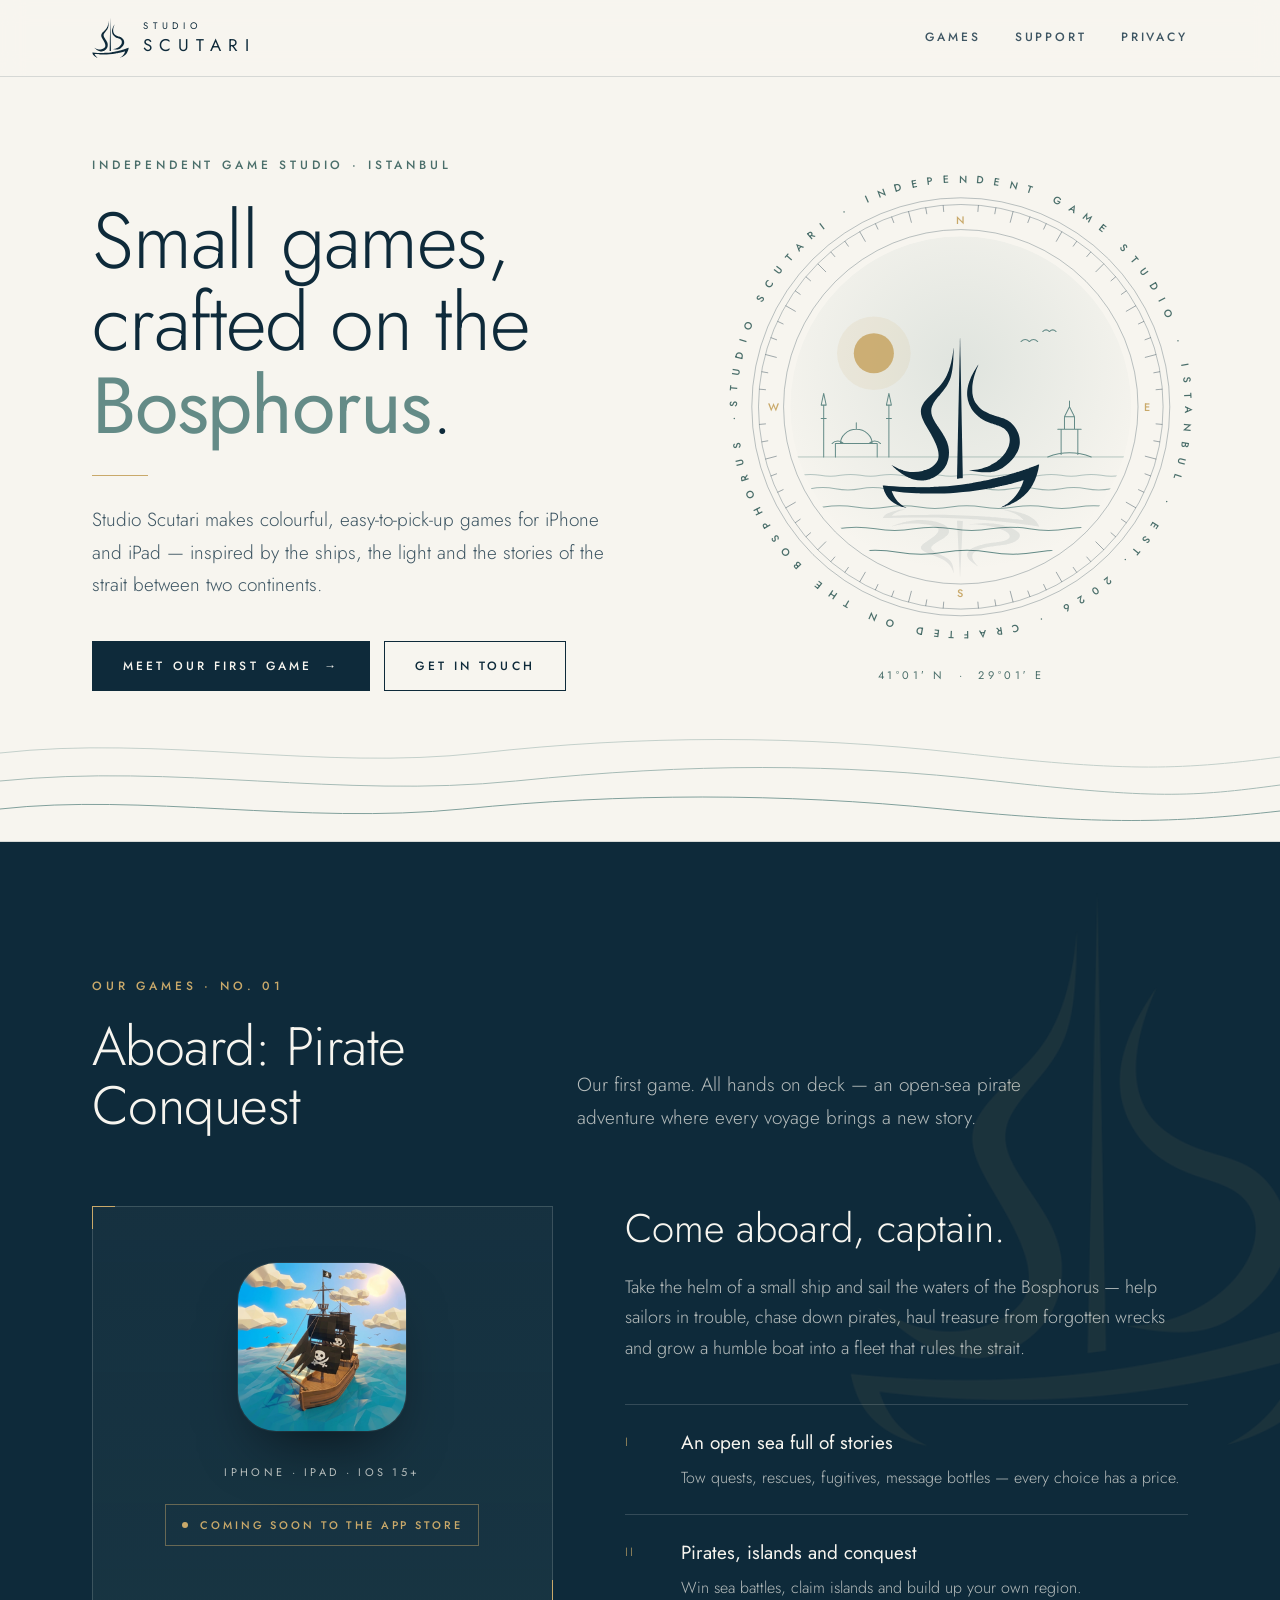
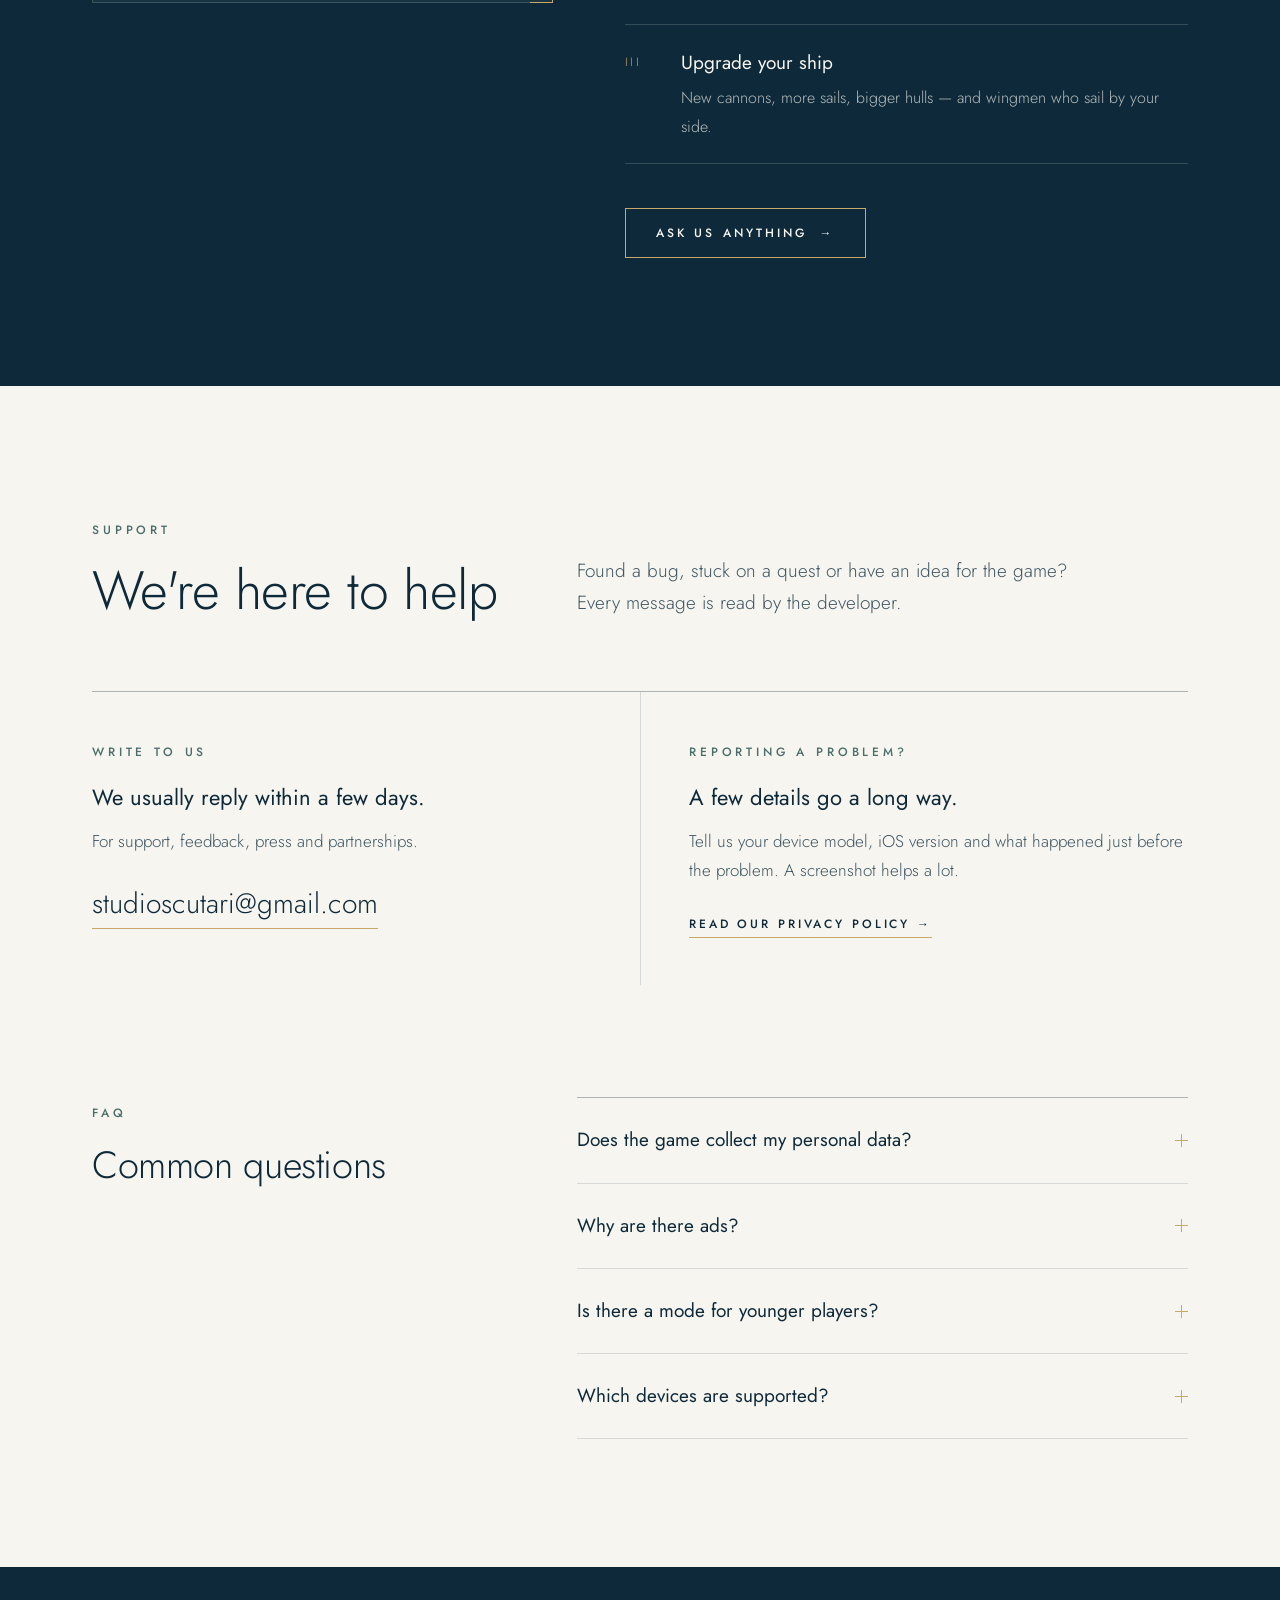
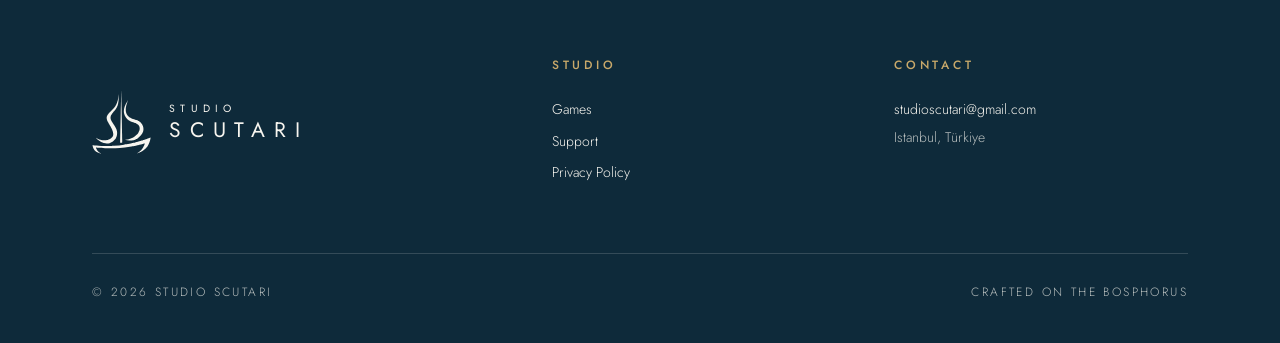
<file: index.html>
<!doctype html>
<html lang="en">
<head>
<meta charset="utf-8">
<meta name="color-scheme" content="light dark">
<meta name="viewport" content="width=device-width, initial-scale=1">
<title>Studio Scutari</title>
<meta name="description" content="Studio Scutari - an independent game studio on the shores of the Bosphorus. Home of Aboard: Pirate Conquest.">
<meta name="theme-color" content="#f7f5ef" media="(prefers-color-scheme: light)">
<meta name="theme-color" content="#0e2a3a" media="(prefers-color-scheme: dark)">
<link rel="canonical" href="https://studioscutari.github.io/">
<meta property="og:type" content="website">
<meta property="og:site_name" content="Studio Scutari">
<meta property="og:title" content="Studio Scutari">
<meta property="og:description" content="An independent game studio on the shores of the Bosphorus. Home of Aboard: Pirate Conquest.">
<meta property="og:url" content="https://studioscutari.github.io/">
<meta property="og:image" content="https://studioscutari.github.io/assets/og-image.png">
<meta property="og:image:width" content="1200">
<meta property="og:image:height" content="630">
<meta name="twitter:card" content="summary_large_image">
<link rel="icon" type="image/png" href="assets/favicon-64.png">
<link rel="apple-touch-icon" href="apple-touch-icon.png">
<link rel="preconnect" href="https://fonts.googleapis.com">
<link rel="preconnect" href="https://fonts.gstatic.com" crossorigin>
<link href="https://fonts.googleapis.com/css2?family=Jost:wght@300;400;500&display=swap" rel="stylesheet">
<link rel="stylesheet" href="style.css?v=5">
</head>
<body>
<svg width="0" height="0" style="position:absolute" aria-hidden="true"><defs><symbol id="sc-mark" viewBox="202 183 595 648"><path d="M294.4 827.1C293.9 826.8 292.6 826.1 291.6 825.6C290.6 825.1 288.9 824.2 287.8 823.5C286.7 822.9 285.5 822.2 285.2 822.0C282.1 820.3 275.5 815.7 271.3 812.2C258.3 801.3 248.5 787.7 242.5 772.0C242.2 771.2 241.7 770.0 241.5 769.5C240.8 767.8 240.3 766.2 240.1 765.2C239.9 764.2 240.1 764.2 243.6 764.6C247.2 765.2 261.0 766.7 268.7 767.5C290.9 769.7 305.7 770.8 332.5 772.3C339.4 772.7 350.4 773.1 373.8 773.7C403.6 774.5 447.4 773.2 482.3 770.5C517.8 767.8 548.5 764.1 583.5 758.5C593.1 756.9 594.8 756.6 600.0 755.6C601.2 755.4 602.9 755.1 603.8 755.0C605.5 754.8 607.6 754.4 612.2 753.5C613.4 753.2 615.8 752.8 617.3 752.5C618.9 752.2 621.1 751.7 622.3 751.5C623.5 751.3 625.8 750.8 627.3 750.5C632.3 749.5 638.4 748.3 641.8 747.5C642.9 747.3 645.0 746.8 646.5 746.5C648.0 746.2 650.1 745.7 651.2 745.5C652.3 745.2 654.3 744.8 655.7 744.5C657.0 744.2 658.9 743.7 659.9 743.5C660.8 743.2 661.8 743.0 662.2 743.0C662.5 743.0 663.5 742.8 664.5 742.5C665.4 742.3 667.2 741.8 668.5 741.5C669.8 741.2 671.7 740.8 672.7 740.5C673.7 740.3 675.5 739.8 676.8 739.5C678.1 739.2 680.1 738.7 681.2 738.5C682.3 738.2 684.1 737.7 685.2 737.5C686.3 737.2 687.9 736.8 688.8 736.5C689.8 736.3 691.5 735.8 692.7 735.5C696.0 734.7 701.0 733.3 704.2 732.5C705.2 732.2 706.8 731.8 707.8 731.5C711.3 730.6 713.5 730.0 715.2 729.5C720.0 728.2 720.9 727.9 721.8 727.6C722.4 727.4 723.3 727.1 723.8 727.0C725.1 726.7 727.9 725.9 730.8 725.0C735.1 723.7 735.4 723.7 735.6 724.2C735.7 724.5 735.6 725.0 735.4 725.4C735.2 725.8 734.6 727.7 734.0 729.7C733.4 731.6 732.7 733.6 732.5 734.2C732.2 734.7 731.8 735.8 731.6 736.5C729.0 743.3 725.5 750.9 721.5 758.4C720.4 760.6 720.5 760.5 718.2 764.2C707.2 782.5 694.3 796.7 676.8 809.9C673.8 812.2 671.3 814.0 671.1 814.0C671.0 814.0 670.4 814.4 669.7 814.9C668.3 816.0 668.6 815.8 662.0 819.8C659.2 821.5 656.1 823.2 655.3 823.6C654.4 824.1 653.6 824.5 653.5 824.7C653.4 824.9 653.0 825.0 652.7 825.0C651.8 825.0 651.5 825.6 652.2 825.9C652.6 826.1 654.1 825.7 657.8 824.5C658.6 824.3 660.1 823.8 661.2 823.5C662.3 823.2 663.7 822.7 664.3 822.5C667.1 821.5 667.9 821.3 668.8 821.0C669.4 820.8 670.7 820.4 671.7 820.0C672.7 819.6 673.9 819.2 674.3 819.0C676.2 818.4 680.8 816.5 683.2 815.5C683.7 815.2 684.8 814.7 685.7 814.4C690.9 812.1 698.1 808.5 701.8 806.5C702.9 805.9 704.3 805.1 704.8 804.9C706.0 804.3 707.9 803.1 712.1 800.6C713.8 799.5 715.5 798.5 715.8 798.2C716.2 798.0 717.0 797.4 717.7 796.9C718.4 796.4 719.0 796.0 719.1 796.0C719.6 796.0 731.6 786.8 735.0 783.9C742.7 777.2 750.9 768.5 756.9 760.4C759.7 756.8 765.0 749.1 765.0 748.8C765.0 748.8 765.4 748.1 766.0 747.3C766.5 746.5 767.3 745.2 767.7 744.5C768.1 743.8 768.6 742.7 769.0 742.2C771.7 737.5 776.5 727.9 778.6 722.8C778.8 722.2 779.2 721.2 779.5 720.6C779.9 719.5 780.5 717.9 781.5 715.3C781.8 714.6 782.2 713.4 782.5 712.7C783.7 709.4 784.6 706.8 785.0 705.5C785.8 702.9 786.3 701.1 786.6 700.2C788.0 695.9 790.0 688.0 791.5 681.0C792.4 676.5 793.8 668.6 794.2 665.8C794.4 663.6 794.2 663.6 789.8 665.5C789.3 665.7 788.2 666.2 787.3 666.5C786.5 666.8 785.5 667.2 785.0 667.4C784.5 667.6 783.8 667.9 783.3 668.0C782.9 668.2 781.7 668.6 780.7 669.0C779.7 669.4 778.5 669.8 778.0 670.0C777.5 670.2 776.3 670.6 775.3 671.0C774.3 671.4 773.1 671.8 772.7 672.0C772.2 672.2 771.0 672.6 770.0 673.0C769.0 673.4 767.8 673.8 767.3 674.0C766.9 674.2 765.7 674.6 764.7 675.0C763.7 675.4 762.4 675.9 761.8 676.0C760.8 676.3 759.9 676.6 756.3 678.0C755.3 678.4 754.0 678.9 753.5 679.0C752.9 679.2 751.0 679.8 749.2 680.5C747.3 681.2 745.4 681.8 744.8 682.0C744.3 682.1 743.0 682.6 742.0 683.0C741.0 683.4 739.7 683.8 739.2 684.0C737.9 684.4 736.1 685.0 734.7 685.5C734.1 685.8 733.4 686.0 733.2 686.0C732.9 686.0 732.2 686.2 731.6 686.5C730.2 687.0 728.5 687.6 727.2 688.0C726.6 688.2 725.6 688.5 725.0 688.7C724.4 688.9 723.3 689.3 722.7 689.5C722.0 689.7 720.6 690.2 719.5 690.5C718.4 690.8 717.0 691.3 716.3 691.5C715.1 691.9 709.9 693.6 706.7 694.5C705.7 694.8 704.3 695.3 703.7 695.5C703.0 695.7 701.6 696.2 700.5 696.5C699.4 696.8 697.9 697.3 697.2 697.5C696.4 697.7 694.9 698.2 693.8 698.5C691.1 699.3 688.7 700.0 687.2 700.5C686.4 700.7 684.9 701.2 683.7 701.5C682.5 701.8 680.9 702.3 680.2 702.5C679.4 702.7 677.9 703.2 676.7 703.5C674.5 704.1 672.9 704.5 669.8 705.4C668.9 705.7 667.2 706.2 666.0 706.5C664.8 706.8 663.2 707.3 662.3 707.5C661.5 707.7 659.9 708.2 658.7 708.5C657.5 708.8 655.8 709.3 654.8 709.5C653.9 709.8 652.2 710.2 651.0 710.5C649.8 710.8 648.1 711.3 647.2 711.5C646.2 711.8 644.6 712.2 643.5 712.5C642.4 712.7 640.5 713.2 639.3 713.5C633.9 714.9 630.1 715.8 627.2 716.5C625.9 716.8 624.0 717.2 623.0 717.5C622.0 717.7 620.4 718.1 619.5 718.3C618.6 718.6 617.2 718.9 616.5 719.0C615.8 719.1 614.4 719.4 613.5 719.7C610.1 720.5 608.1 721.0 605.5 721.5C604.0 721.8 601.9 722.3 600.8 722.5C599.7 722.8 597.6 723.2 596.2 723.5C594.7 723.8 592.6 724.3 591.5 724.5C587.9 725.3 583.3 726.2 576.7 727.5C575.3 727.8 573.2 728.2 572.1 728.5C571.0 728.8 569.7 729.0 569.3 729.0C568.9 729.0 567.4 729.2 566.2 729.5C563.1 730.1 559.3 730.8 555.3 731.5C553.6 731.8 551.2 732.3 550.1 732.5C549.0 732.8 547.6 733.0 547.1 733.0C546.6 733.0 545.1 733.2 543.7 733.5C540.7 734.1 536.4 734.8 531.8 735.5C529.9 735.8 526.9 736.2 525.1 736.5C492.1 741.5 456.9 745.3 423.7 747.5C407.0 748.6 403.9 748.7 395.8 749.0C391.2 749.2 383.3 749.5 378.2 749.7C366.5 750.2 306.8 749.9 294.8 749.4C259.0 747.7 232.1 745.8 211.5 743.4C208.9 743.1 206.5 743.0 206.2 743.1C205.6 743.3 205.6 743.2 206.6 747.5C207.6 752.1 208.4 755.1 210.2 760.3C211.5 764.5 211.8 765.2 213.5 769.2C215.6 774.0 218.6 779.6 221.6 784.2C229.8 796.6 243.7 808.3 259.3 815.9C265.8 819.1 267.2 819.7 271.0 821.0C271.5 821.2 272.7 821.6 273.7 822.0C274.7 822.4 275.9 822.8 276.5 823.0C277.0 823.1 277.9 823.4 278.3 823.6C279.8 824.2 284.8 825.5 289.7 826.6C293.8 827.6 293.8 827.6 294.7 827.6C295.5 827.6 295.4 827.6 294.4 827.1ZM359.7 724.2C366.1 723.5 369.1 723.0 375.2 721.5C377.7 720.8 383.1 719.1 384.8 718.5C385.4 718.2 386.6 717.8 387.4 717.5C391.0 716.1 395.5 714.0 399.0 712.1C400.0 711.5 401.4 710.7 402.2 710.3C402.9 709.9 403.9 709.3 404.5 709.0C405.1 708.6 405.7 708.2 406.0 708.1C406.9 707.7 410.8 704.9 414.7 702.0C422.2 696.3 428.4 690.1 434.3 682.6C437.9 678.0 438.6 676.9 441.0 673.0C442.1 671.1 443.2 669.3 443.3 669.0C443.7 668.4 445.9 663.9 446.6 662.3C446.9 661.7 447.2 660.9 447.4 660.6C449.2 657.0 452.4 645.8 453.5 639.3C455.6 626.9 455.6 610.4 453.5 601.1C453.2 600.0 453.0 598.7 453.0 598.3C453.0 597.9 452.8 596.8 452.5 595.9C452.3 594.9 451.8 593.2 451.5 592.0C450.6 588.6 449.1 584.0 448.0 581.0C447.6 580.0 447.1 578.7 447.0 578.1C446.8 577.5 446.5 576.9 446.3 576.8C446.1 576.7 446.0 576.4 446.0 576.2C446.0 575.4 441.6 566.2 439.1 561.7C438.5 560.7 437.7 559.2 437.3 558.4C436.2 556.5 436.2 556.4 433.7 552.2C432.5 550.2 431.3 548.4 431.2 548.1C430.4 546.7 426.8 541.3 414.3 522.7C408.4 513.8 406.8 511.5 404.8 508.2C404.5 507.8 404.2 507.3 404.1 507.0C404.0 506.7 403.5 505.9 403.0 505.2C402.5 504.4 401.7 503.2 401.3 502.5C400.9 501.8 400.3 500.6 399.9 500.0C397.7 496.2 394.1 488.6 392.4 484.2C392.2 483.4 391.7 482.3 391.5 481.7C391.2 481.1 391.0 480.4 391.0 480.1C391.0 479.8 390.8 478.9 390.5 478.2C388.6 472.4 387.8 462.9 388.8 456.0C389.3 452.9 389.5 451.7 390.6 448.0C391.2 445.6 393.9 439.2 395.1 437.2C395.6 436.4 396.0 435.6 396.0 435.5C396.0 434.9 402.7 424.7 406.1 420.2C408.0 417.7 409.2 416.2 415.8 408.0C417.1 406.5 419.5 403.6 421.1 401.6C429.0 392.4 437.7 381.6 440.4 377.7C444.1 372.3 447.0 368.0 447.0 367.8C447.0 367.8 447.4 367.1 447.9 366.4C448.3 365.7 448.9 364.9 449.0 364.5C449.2 364.1 449.9 362.9 450.5 361.8C452.0 359.3 457.0 349.2 457.0 348.7C457.0 348.5 457.2 348.0 457.5 347.4C457.7 346.9 458.2 345.9 458.4 345.2C458.7 344.4 459.2 343.2 459.5 342.4C460.8 338.9 460.9 338.5 462.4 333.2C467.1 316.8 469.9 296.3 471.5 267.7C472.0 257.9 472.9 225.1 472.6 224.8C472.4 224.6 471.4 231.3 470.5 239.5C470.2 242.1 469.8 245.6 469.5 247.4C469.2 249.2 468.8 252.2 468.5 254.1C468.2 256.0 467.7 258.7 467.5 260.2C467.2 261.6 466.7 264.0 466.5 265.5C465.8 268.8 465.1 272.5 464.4 275.3C464.2 276.5 463.7 278.5 463.5 279.7C463.2 280.9 462.8 282.6 462.5 283.5C460.9 289.8 460.3 292.0 459.5 294.5C459.3 295.2 458.9 296.7 458.6 297.7C457.9 299.7 456.2 305.1 454.7 309.3C453.8 311.9 453.2 313.5 452.4 315.5C452.2 315.9 451.6 317.4 451.0 318.8C449.9 321.5 449.5 322.4 447.8 326.2C446.7 328.8 443.4 335.3 442.1 337.7C441.5 338.7 440.7 340.1 440.3 340.8C439.9 341.6 439.3 342.6 439.0 343.2C438.6 343.7 438.2 344.4 438.1 344.7C438.0 344.9 437.5 345.8 437.0 346.5C436.5 347.2 435.4 349.0 434.5 350.3C432.2 353.9 426.5 361.5 422.7 366.0C417.9 371.7 415.2 374.5 403.9 385.7C389.0 400.3 377.2 412.0 374.0 415.5C368.5 421.5 359.3 433.4 357.9 436.3C357.8 436.6 357.3 437.4 357.0 438.0C351.8 446.5 349.2 455.6 349.2 464.8C349.2 471.4 350.5 478.6 352.9 485.5C353.3 486.8 353.8 488.3 354.0 488.8C354.9 492.4 363.2 509.4 367.0 515.8C367.6 516.6 368.0 517.4 368.0 517.5C368.0 517.6 369.1 519.5 370.4 521.7C371.8 524.0 373.0 526.1 373.1 526.3C373.2 526.6 373.5 527.1 373.7 527.3C374.2 528.1 382.0 541.4 382.0 541.5C382.0 541.6 385.4 547.5 386.3 549.0C386.5 549.3 387.0 550.2 387.4 551.0C387.9 551.8 388.6 553.0 388.9 553.7C389.6 554.9 390.6 556.7 392.5 560.2C393.9 562.7 401.7 578.3 402.6 580.3C403.0 581.2 403.6 582.7 404.1 583.7C405.0 585.7 406.8 590.2 407.6 592.2C407.8 592.9 408.2 593.9 408.5 594.5C409.0 595.7 409.5 597.2 410.4 600.0C410.8 601.2 411.3 602.7 411.5 603.3C411.8 603.9 412.0 604.6 412.0 604.9C412.0 605.2 412.2 606.1 412.5 607.0C415.5 616.6 416.8 629.7 415.5 637.6C414.5 643.4 413.6 646.6 411.3 651.3C407.1 660.4 397.8 669.6 386.2 676.3C384.5 677.2 382.9 678.2 382.7 678.3C381.7 678.9 378.7 680.3 373.8 682.5C373.3 682.7 372.2 683.1 371.5 683.4C370.8 683.7 369.5 684.2 368.8 684.5C368.0 684.8 366.8 685.2 366.1 685.5C364.6 686.0 359.0 687.7 356.2 688.4C335.3 693.8 314.1 694.2 293.3 689.4C290.4 688.8 287.4 688.0 285.8 687.5C285.1 687.3 283.6 686.8 282.5 686.5C281.4 686.2 280.0 685.7 279.4 685.5C278.8 685.2 278.1 685.0 277.8 685.0C277.6 685.0 276.9 684.8 276.3 684.5C275.7 684.3 274.5 683.8 273.7 683.5C272.8 683.2 271.8 682.7 271.3 682.5C270.8 682.2 270.2 682.0 270.0 682.0C269.8 682.0 268.7 681.5 267.4 681.0C266.2 680.4 264.3 679.6 263.3 679.1C260.8 678.0 255.6 675.3 253.3 674.1C252.3 673.5 250.9 672.7 250.2 672.3C249.4 671.9 248.4 671.3 247.8 671.0C247.3 670.6 246.5 670.2 246.2 670.0C245.8 669.8 245.1 669.4 244.6 669.1C240.8 666.7 239.6 666.0 239.3 666.1C238.5 666.3 252.6 679.7 260.5 686.4C265.0 690.1 275.5 698.0 278.6 699.8C278.9 700.0 280.1 700.8 281.2 701.5C283.4 703.0 284.2 703.5 285.2 704.0C285.5 704.2 286.3 704.6 286.8 705.0C287.4 705.4 288.1 705.8 288.5 706.0C288.9 706.2 290.1 706.8 291.2 707.5C295.0 709.7 303.5 713.8 307.3 715.3C308.3 715.7 309.6 716.3 310.2 716.5C310.7 716.7 312.1 717.2 313.2 717.6C314.3 718.0 315.6 718.4 316.0 718.6C316.9 718.9 319.1 719.6 322.0 720.4C335.0 724.1 347.6 725.4 359.7 724.2ZM493.0 717.5C495.1 717.2 498.2 716.7 499.9 716.5C501.5 716.2 503.5 716.0 504.3 716.0C507.0 716.0 507.0 716.0 507.0 710.4C507.0 707.7 506.8 694.9 506.5 682.0C506.2 669.1 505.8 646.3 505.5 631.3C505.2 616.4 504.8 592.4 504.5 578.0C504.2 563.6 503.8 539.9 503.5 525.3C503.2 510.8 502.8 487.0 502.5 472.5C502.2 458.0 501.8 434.1 501.5 419.3C501.2 404.6 500.8 380.8 500.5 366.5C500.2 352.2 499.8 328.3 499.5 313.3C499.2 298.4 498.8 275.1 498.5 261.5C498.2 247.9 497.9 231.4 497.8 224.7C497.6 208.7 497.1 191.3 496.8 188.8C496.5 187.0 496.5 187.2 496.3 191.3C496.2 193.8 496.1 200.0 496.0 205.2C496.0 210.3 495.8 223.9 495.5 235.5C495.2 247.0 494.8 267.4 494.5 280.8C494.2 294.2 493.8 315.6 493.5 328.3C492.8 362.8 492.1 395.6 491.5 422.3C491.2 435.4 490.8 456.6 490.5 469.3C490.2 482.1 489.8 503.1 489.5 516.2C489.2 529.2 488.8 550.5 488.5 563.5C488.2 576.5 487.8 597.6 487.5 610.3C487.2 623.1 486.8 644.3 486.5 657.5C486.2 670.7 485.8 689.6 485.6 699.5C485.3 709.4 485.2 717.7 485.3 717.9C485.4 718.4 486.2 718.4 493.0 717.5ZM607.0 693.4C612.1 692.8 617.8 692.0 620.5 691.5C622.7 691.0 623.6 690.8 628.8 689.5C629.9 689.2 631.3 688.7 631.9 688.5C632.5 688.2 633.2 688.0 633.5 688.0C633.8 688.0 634.5 687.8 635.1 687.5C635.7 687.3 637.4 686.6 638.8 686.0C641.2 685.0 649.0 681.3 650.8 680.2C654.1 678.3 655.3 677.6 658.7 675.4C673.8 665.5 689.6 650.7 700.2 636.7C707.8 626.5 714.6 613.9 717.5 604.7C717.8 603.7 718.2 602.5 718.3 602.1C719.2 599.8 720.8 591.7 721.3 587.3C722.0 580.8 721.5 569.2 720.3 563.3C719.3 558.4 718.1 553.6 717.6 552.3C717.4 551.9 717.1 551.0 717.0 550.5C716.8 549.9 716.4 548.7 716.0 547.7C715.6 546.7 715.2 545.5 715.0 545.0C714.4 543.1 710.3 534.7 708.8 532.3C708.4 531.6 708.0 530.9 708.0 530.9C708.0 530.8 706.8 528.9 705.4 526.8C698.4 516.4 690.0 507.8 680.7 501.6C678.8 500.2 676.9 499.0 676.7 498.9C676.4 498.8 675.6 498.3 675.0 498.0C673.5 497.0 669.3 494.9 666.8 493.8C665.7 493.4 664.4 492.8 663.8 492.5C662.9 492.1 661.5 491.5 658.7 490.5C657.9 490.2 656.8 489.8 656.1 489.5C655.4 489.3 653.3 488.6 651.5 488.0C649.7 487.4 647.6 486.7 647.0 486.5C646.4 486.3 644.9 485.8 643.8 485.5C642.7 485.2 641.2 484.7 640.5 484.5C639.8 484.3 638.3 483.8 637.2 483.5C636.1 483.2 634.6 482.7 633.8 482.5C633.1 482.3 631.7 481.9 630.7 481.6C627.5 480.6 618.9 477.7 617.0 477.0C616.0 476.6 614.8 476.2 614.3 476.0C612.1 475.3 604.6 472.2 603.0 471.3C602.7 471.2 600.5 470.1 598.0 468.8C595.5 467.6 593.0 466.3 592.5 466.0C591.9 465.7 590.8 465.0 590.0 464.6C583.2 460.9 574.6 454.6 568.4 448.5C563.8 444.1 557.2 436.1 555.9 433.3C555.8 433.1 555.4 432.4 555.0 431.8C553.8 429.9 551.5 425.5 550.5 423.2C550.0 422.0 549.3 420.3 548.5 418.6C548.2 417.9 548.0 417.1 548.0 416.8C548.0 416.6 547.8 415.9 547.5 415.3C546.3 412.4 544.7 405.5 543.4 397.7C542.6 392.2 542.6 371.2 543.4 365.0C544.9 354.7 546.2 347.1 547.5 342.5C547.8 341.5 548.0 340.5 548.0 340.1C548.0 339.7 548.2 338.8 548.5 338.0C548.7 337.2 549.2 335.5 549.5 334.3C551.1 328.5 553.9 319.5 556.5 312.2C557.2 310.3 557.8 308.5 558.0 308.0C558.8 305.6 560.0 302.7 563.5 294.4C564.8 291.3 565.8 288.6 565.6 288.5C565.5 288.4 565.2 288.6 565.1 288.9C565.0 289.2 564.7 289.7 564.4 290.0C564.0 290.4 561.3 294.6 557.1 301.0C555.5 303.5 551.2 310.6 550.9 311.3C550.8 311.6 550.4 312.3 550.0 312.8C549.7 313.4 549.0 314.5 548.6 315.4C548.1 316.2 547.4 317.5 547.0 318.2C544.1 323.4 539.9 331.8 537.6 337.0C537.3 337.8 536.8 338.9 536.5 339.5C536.0 340.8 534.1 345.5 533.5 347.1C532.3 350.1 531.9 351.2 531.5 352.3C531.2 352.9 531.0 353.6 531.0 353.8C531.0 354.1 530.8 354.8 530.5 355.4C529.9 357.0 528.5 361.6 527.5 365.5C527.3 366.6 526.8 368.4 526.5 369.5C523.7 380.6 522.7 395.7 523.8 407.7C524.7 416.9 526.9 426.4 530.0 434.3C530.4 435.3 530.8 436.5 531.0 437.0C531.6 439.0 535.8 447.6 538.0 451.3C543.3 460.5 548.6 467.3 556.7 475.4C560.2 478.9 564.4 482.8 565.9 484.0C569.4 486.7 574.6 490.5 575.6 491.1C576.0 491.3 577.9 492.5 579.9 493.7C587.8 498.6 599.7 504.3 607.7 507.0C608.1 507.2 609.3 507.6 610.3 508.0C611.3 508.4 612.6 508.9 613.2 509.0C613.7 509.2 615.7 509.8 617.5 510.5C619.3 511.2 621.3 511.8 621.8 512.0C622.4 512.1 623.4 512.5 624.0 512.7C624.6 512.9 625.7 513.3 626.3 513.5C627.0 513.7 628.0 514.1 628.7 514.3C629.3 514.5 630.3 514.9 630.8 515.0C631.4 515.2 633.3 515.8 635.0 516.4C636.7 517.1 638.5 517.7 638.8 517.8C639.7 518.1 644.2 519.9 645.6 520.5C648.2 521.6 649.0 522.0 652.2 523.6C658.8 526.9 663.5 530.2 668.3 534.8C671.0 537.4 675.4 542.8 676.1 544.3C676.2 544.6 676.7 545.4 677.0 546.0C684.0 557.7 685.6 573.5 681.4 589.5C680.8 592.1 680.0 594.5 679.4 596.2C679.1 596.9 678.7 598.1 678.4 598.8C676.6 603.8 673.0 610.8 669.0 617.2C665.3 623.1 659.4 630.3 652.7 637.0C646.2 643.5 641.7 647.5 635.8 651.9C631.9 654.8 625.3 659.3 623.8 660.0C623.5 660.2 622.7 660.6 622.2 661.0C621.6 661.4 620.9 661.8 620.5 662.0C620.1 662.2 619.4 662.6 618.8 662.9C617.2 664.0 612.6 666.4 610.0 667.7C607.2 669.1 606.0 669.6 599.5 672.5C597.7 673.3 596.5 673.7 595.7 674.0C595.2 674.2 594.0 674.6 593.0 675.0C590.1 676.1 583.1 678.4 579.2 679.5C578.1 679.8 576.5 680.3 575.6 680.5C574.8 680.8 573.8 681.0 573.5 681.0C573.2 681.0 572.1 681.2 571.2 681.5C563.4 683.7 546.2 686.0 537.6 686.0C533.1 686.0 530.7 686.4 532.7 686.8C547.6 690.0 565.5 692.5 578.8 693.3C582.1 693.5 585.1 693.8 585.5 693.8C586.9 694.1 603.7 693.7 607.0 693.4Z"/></symbol></defs></svg>

<header class="site-header">
  <div class="wrap">
    <a class="brand" href="./" aria-label="Studio Scutari home">
      <svg class="mark" aria-hidden="true"><use href="#sc-mark"/></svg>
      <span class="wordmark"><small>Studio</small><span>Scutari</span></span>
    </a>
    <nav class="nav" aria-label="Main">
      <a href="#games" class="hide-sm">Games</a>
      <a href="#support">Support</a>
      <a href="privacy.html">Privacy</a>
    </nav>
  </div>
</header>

<main>
  <section class="hero" aria-labelledby="hero-title" style="padding:0">
    <div class="wrap">
      <div>
        <span class="label">Independent game studio &middot; Istanbul</span>
        <h1 id="hero-title">Small games,<br>crafted on the <em>Bosphorus</em>.</h1>
        <hr class="rule">
        <p class="lead">Studio Scutari makes colourful, easy-to-pick-up games for iPhone and iPad &mdash; inspired by the
          ships, the light and the stories of the strait between two continents.</p>
        <div class="actions">
          <a class="btn btn-solid" href="#games">Meet our first game <span class="arrow" aria-hidden="true">&rarr;</span></a>
          <a class="btn btn-line" href="#support">Get in touch</a>
        </div>
      </div>
      <div class="hero-art" aria-hidden="true">
        <svg class="porthole" viewBox="0 0 600 600" role="presentation">
          <defs>
            <clipPath id="pc-clip"><circle cx="300" cy="300" r="204"/></clipPath>
            <path id="pc-orbit" d="M300 300m-268 0a268 268 0 1 1 536 0a268 268 0 1 1-536 0"/>
            <radialGradient id="pc-sky" cx="50%" cy="38%" r="60%"><stop offset="0" style="stop-color:var(--sea);stop-opacity:.16"/><stop offset="1" style="stop-color:var(--sea);stop-opacity:0"/></radialGradient>
          </defs>
          <g class="pc-orbit"><text><textPath href="#pc-orbit" textLength="1675" lengthAdjust="spacing">STUDIO SCUTARI &#183; INDEPENDENT GAME STUDIO &#183; ISTANBUL &#183; EST. 2026 &#183; CRAFTED ON THE BOSPHORUS &#183;</textPath></text></g>
          <circle cx="300" cy="300" r="250" class="pc-line"/>
          <circle cx="300" cy="300" r="242" class="pc-line"/>
          <circle cx="300" cy="300" r="212" class="pc-line"/>
          <path d="M320.4 66.9L321.1 58.9M340.6 69.6L342.0 61.7M359.0 79.8L362.6 66.2M380.0 80.1L382.8 72.6M398.9 87.9L402.3 80.7M414.0 102.5L421.0 90.4M434.2 108.3L438.8 101.8M450.4 120.7L455.6 114.6M461.2 138.8L471.1 128.9M479.3 149.6L485.4 144.4M491.7 165.8L498.2 161.2M497.5 186.0L509.6 179.0M512.1 201.1L519.3 197.7M519.9 220.0L527.4 217.2M520.2 241.0L533.8 237.4M530.4 259.4L538.3 258.0M533.1 279.6L541.1 278.9M533.1 320.4L541.1 321.1M530.4 340.6L538.3 342.0M520.2 359.0L533.8 362.6M519.9 380.0L527.4 382.8M512.1 398.9L519.3 402.3M497.5 414.0L509.6 421.0M491.7 434.2L498.2 438.8M479.3 450.4L485.4 455.6M461.2 461.2L471.1 471.1M450.4 479.3L455.6 485.4M434.2 491.7L438.8 498.2M414.0 497.5L421.0 509.6M398.9 512.1L402.3 519.3M380.0 519.9L382.8 527.4M359.0 520.2L362.6 533.8M340.6 530.4L342.0 538.3M320.4 533.1L321.1 541.1M279.6 533.1L278.9 541.1M259.4 530.4L258.0 538.3M241.0 520.2L237.4 533.8M220.0 519.9L217.2 527.4M201.1 512.1L197.7 519.3M186.0 497.5L179.0 509.6M165.8 491.7L161.2 498.2M149.6 479.3L144.4 485.4M138.8 461.2L128.9 471.1M120.7 450.4L114.6 455.6M108.3 434.2L101.8 438.8M102.5 414.0L90.4 421.0M87.9 398.9L80.7 402.3M80.1 380.0L72.6 382.8M79.8 359.0L66.2 362.6M69.6 340.6L61.7 342.0M66.9 320.4L58.9 321.1M66.9 279.6L58.9 278.9M69.6 259.4L61.7 258.0M79.8 241.0L66.2 237.4M80.1 220.0L72.6 217.2M87.9 201.1L80.7 197.7M102.5 186.0L90.4 179.0M108.3 165.8L101.8 161.2M120.7 149.6L114.6 144.4M138.8 138.8L128.9 128.9M149.6 120.7L144.4 114.6M165.8 108.3L161.2 101.8M186.0 102.5L179.0 90.4M201.1 87.9L197.7 80.7M220.0 80.1L217.2 72.6M241.0 79.8L237.4 66.2M259.4 69.6L258.0 61.7M279.6 66.9L278.9 58.9" class="pc-tick"/>
          <text x="300.0" y="77.0" class="pc-cardinal">N</text><text x="523.0" y="300.0" class="pc-cardinal">E</text><text x="300.0" y="523.0" class="pc-cardinal">S</text><text x="77.0" y="300.0" class="pc-cardinal">W</text>
          <g clip-path="url(#pc-clip)">
            <circle cx="300" cy="300" r="204" fill="url(#pc-sky)"/>
            <g class="pc-par" data-depth="6">
              <circle cx="196" cy="236" r="44" class="pc-gold-fill" opacity=".12"/>
              <circle cx="196" cy="236" r="24" class="pc-gold-fill" opacity=".9"/>
            </g>
            <g class="pc-par pc-far" data-depth="3">
              <path d="M150 360v-16h50v16M156 344a19 17 0 0 1 38 0M175 327v-8M146 344a9 8 0 0 1 14 0M190 344a9 8 0 0 1 14 0M136 360v-62M133 298l3-14 3 14zM133 314h6M214 360v-62M211 298l3-14 3 14zM211 314h6"/>
              <path d="M404 360q26-10 52 0M420 357v-30h20v30M416 327h28M424 327v-15h12v15M424 312l6-12 6 12M430 300v-7"/>
              <path d="M372 222q5-5 10 0q5-5 10 0M398 210q4-4 8 0q4-4 8 0"/>
            </g>
            <path d="M80 360H520" class="pc-line pc-horizon"/>
            <g class="pc-sea"><g class="pc-wave" style="--wl:48px;--dur:14s"><path d="M-36 382 q12.0 -2.2 24.0 0 t24.0 0 t24 0 t24 0 t24 0 t24 0 t24 0 t24 0 t24 0 t24 0 t24 0 t24 0 t24 0 t24 0 t24 0 t24 0 t24 0 t24 0 t24 0 t24 0 t24 0 t24 0 t24 0 t24 0 t24 0 t24 0 t24 0 t24 0 t24 0 t24 0" opacity=".45"/></g><g class="pc-wave" style="--wl:60px;--dur:11s"><path d="M-60 398 q15.0 -2.8 30.0 0 t30.0 0 t30 0 t30 0 t30 0 t30 0 t30 0 t30 0 t30 0 t30 0 t30 0 t30 0 t30 0 t30 0 t30 0 t30 0 t30 0 t30 0 t30 0 t30 0 t30 0 t30 0 t30 0 t30 0 t30 0 t30 0" opacity=".6"/></g><g class="pc-wave" style="--wl:76px;--dur:9s"><path d="M-92 420 q19.0 -3.4 38.0 0 t38.0 0 t38 0 t38 0 t38 0 t38 0 t38 0 t38 0 t38 0 t38 0 t38 0 t38 0 t38 0 t38 0 t38 0 t38 0 t38 0 t38 0 t38 0 t38 0 t38 0 t38 0" opacity=".75"/></g><g class="pc-wave" style="--wl:92px;--dur:7s"><path d="M-124 446 q23.0 -4 46.0 0 t46.0 0 t46 0 t46 0 t46 0 t46 0 t46 0 t46 0 t46 0 t46 0 t46 0 t46 0 t46 0 t46 0 t46 0 t46 0 t46 0 t46 0 t46 0 t46 0" opacity=".9"/></g><g class="pc-wave" style="--wl:110px;--dur:6s"><path d="M-160 474 q27.5 -4.6 55.0 0 t55.0 0 t55 0 t55 0 t55 0 t55 0 t55 0 t55 0 t55 0 t55 0 t55 0 t55 0 t55 0 t55 0 t55 0 t55 0 t55 0 t55 0" opacity="1"/></g></g>
            <g class="pc-boat">
              <use href="#sc-mark" x="205.4" y="216" width="189.2" height="206" class="pc-mark"/>
              <use href="#sc-mark" x="205.4" y="216" width="189.2" height="206" class="pc-mark pc-reflect" transform="matrix(1 0 0 -.4 0 590.8)"/>
            </g>
          </g>
        </svg>
        <div class="coords">41&deg;01&prime; N &nbsp;&middot;&nbsp; 29&deg;01&prime; E</div>
      </div>
    </div>
    <div class="hero-waves" aria-hidden="true">
      <svg viewBox="0 0 1440 140" preserveAspectRatio="none">
        <path d="M0 52C180 34 360 70 540 52S900 34 1080 52 1320 70 1440 56" opacity=".35"/>
        <path d="M0 80C200 62 380 98 580 80S940 62 1120 80 1340 96 1440 84" opacity=".55"/>
        <path d="M0 108C160 92 340 124 520 108S880 92 1060 108 1320 122 1440 110" opacity=".8"/>
      </svg>
    </div>
  </section>

  <section id="games" class="band" aria-labelledby="games-title">
    <img class="band-watermark" src="assets/mark-gold.png" alt="" aria-hidden="true">
    <div class="wrap">
      <div class="section-head">
        <div>
          <span class="label">Our games &middot; No. 01</span>
          <h2 id="games-title">Aboard: Pirate Conquest</h2>
        </div>
        <p>Our first game. All hands on deck &mdash; an open-sea pirate adventure where every voyage brings a new story.</p>
      </div>

      <article class="game">
        <div class="game-visual">
          <img class="app-icon" src="aboard-icon.png" width="168" height="168" alt="Aboard: Pirate Conquest app icon">
          <div class="platform">iPhone &middot; iPad &middot; iOS 15+</div>
          <span class="badge">Coming soon to the App Store</span>
        </div>
        <div class="game-body">
          <h3>Come aboard, captain.</h3>
          <p>Take the helm of a small ship and sail the waters of the Bosphorus &mdash; help sailors in trouble,
            chase down pirates, haul treasure from forgotten wrecks and grow a humble boat into a fleet that rules
            the strait.</p>
          <ul class="features">
            <li><span class="n">I</span>
              <div><b>An open sea full of stories</b><span>Tow quests, rescues, fugitives, message bottles &mdash; every choice has a price.</span></div>
            </li>
            <li><span class="n">II</span>
              <div><b>Pirates, islands and conquest</b><span>Win sea battles, claim islands and build up your own region.</span></div>
            </li>
            <li><span class="n">III</span>
              <div><b>Upgrade your ship</b><span>New cannons, more sails, bigger hulls &mdash; and wingmen who sail by your side.</span></div>
            </li>
          </ul>
          <a class="btn btn-gold" href="#support">Ask us anything <span class="arrow" aria-hidden="true">&rarr;</span></a>
        </div>
      </article>
    </div>
  </section>

  <section id="support" aria-labelledby="support-title">
    <div class="wrap">
      <div class="section-head">
        <div>
          <span class="label">Support</span>
          <h2 id="support-title">We're here to help</h2>
        </div>
        <p>Found a bug, stuck on a quest or have an idea for the game? Every message is read by the developer.</p>
      </div>

      <div class="contact">
        <div>
          <span class="label">Write to us</span>
          <h3>We usually reply within a few days.</h3>
          <p>For support, feedback, press and partnerships.</p>
          <a class="mail" href="mailto:studioscutari@gmail.com?subject=Aboard%3A%20Pirate%20Conquest">studioscutari@gmail.com</a>
        </div>
        <div>
          <span class="label">Reporting a problem?</span>
          <h3>A few details go a long way.</h3>
          <p>Tell us your device model, iOS version and what happened just before the problem. A screenshot helps a lot.</p>
          <a class="text-link" href="privacy.html">Read our privacy policy &rarr;</a>
        </div>
      </div>

      <div class="faq-wrap">
        <div>
          <span class="label">FAQ</span>
          <h2>Common questions</h2>
        </div>
        <div class="faq">
          <details>
            <summary>Does the game collect my personal data?</summary>
            <p>No. Aboard: Pirate Conquest has no accounts and no servers of its own; your settings stay on your device.
              The only third party is Google AdMob, which shows optional ads &mdash; see the <a href="privacy.html">privacy policy</a>.</p>
          </details>
          <details>
            <summary>Why are there ads?</summary>
            <p>The game is free. Ads are always optional: you only see one when you choose to watch it for a reward,
              such as an instant repair or a doubled treasure chest.</p>
          </details>
          <details>
            <summary>Is there a mode for younger players?</summary>
            <p>Yes. Turn on <b>Kid-friendly mode</b> in Settings &rsaquo; Language. Ads are then requested as suitable for
              all ages and non-personalised, and the tracking permission is not asked.</p>
          </details>
          <details>
            <summary>Which devices are supported?</summary>
            <p>iPhone and iPad with iOS 15 or later.</p>
          </details>
        </div>
      </div>
    </div>
  </section>
</main>

<footer class="site-footer">
  <div class="wrap">
    <div class="footer-top">
      <a class="footer-brand" href="./" aria-label="Studio Scutari home">
        <svg class="mark" aria-hidden="true"><use href="#sc-mark"/></svg>
        <span class="wordmark"><small>Studio</small><span>Scutari</span></span>
      </a>
      <div class="footer-col">
        <span class="label">Studio</span>
        <a href="#games">Games</a>
        <a href="#support">Support</a>
        <a href="privacy.html">Privacy Policy</a>
      </div>
      <div class="footer-col">
        <span class="label">Contact</span>
        <a href="mailto:studioscutari@gmail.com">studioscutari@gmail.com</a>
        <span>Istanbul, T&uuml;rkiye</span>
      </div>
    </div>
    <div class="footer-bottom">
      <span>&copy; 2026 Studio Scutari</span>
      <span>Crafted on the Bosphorus</span>
    </div>
  </div>
</footer>

<script src="hero.js" defer></script>
</body>
</html>
</file>
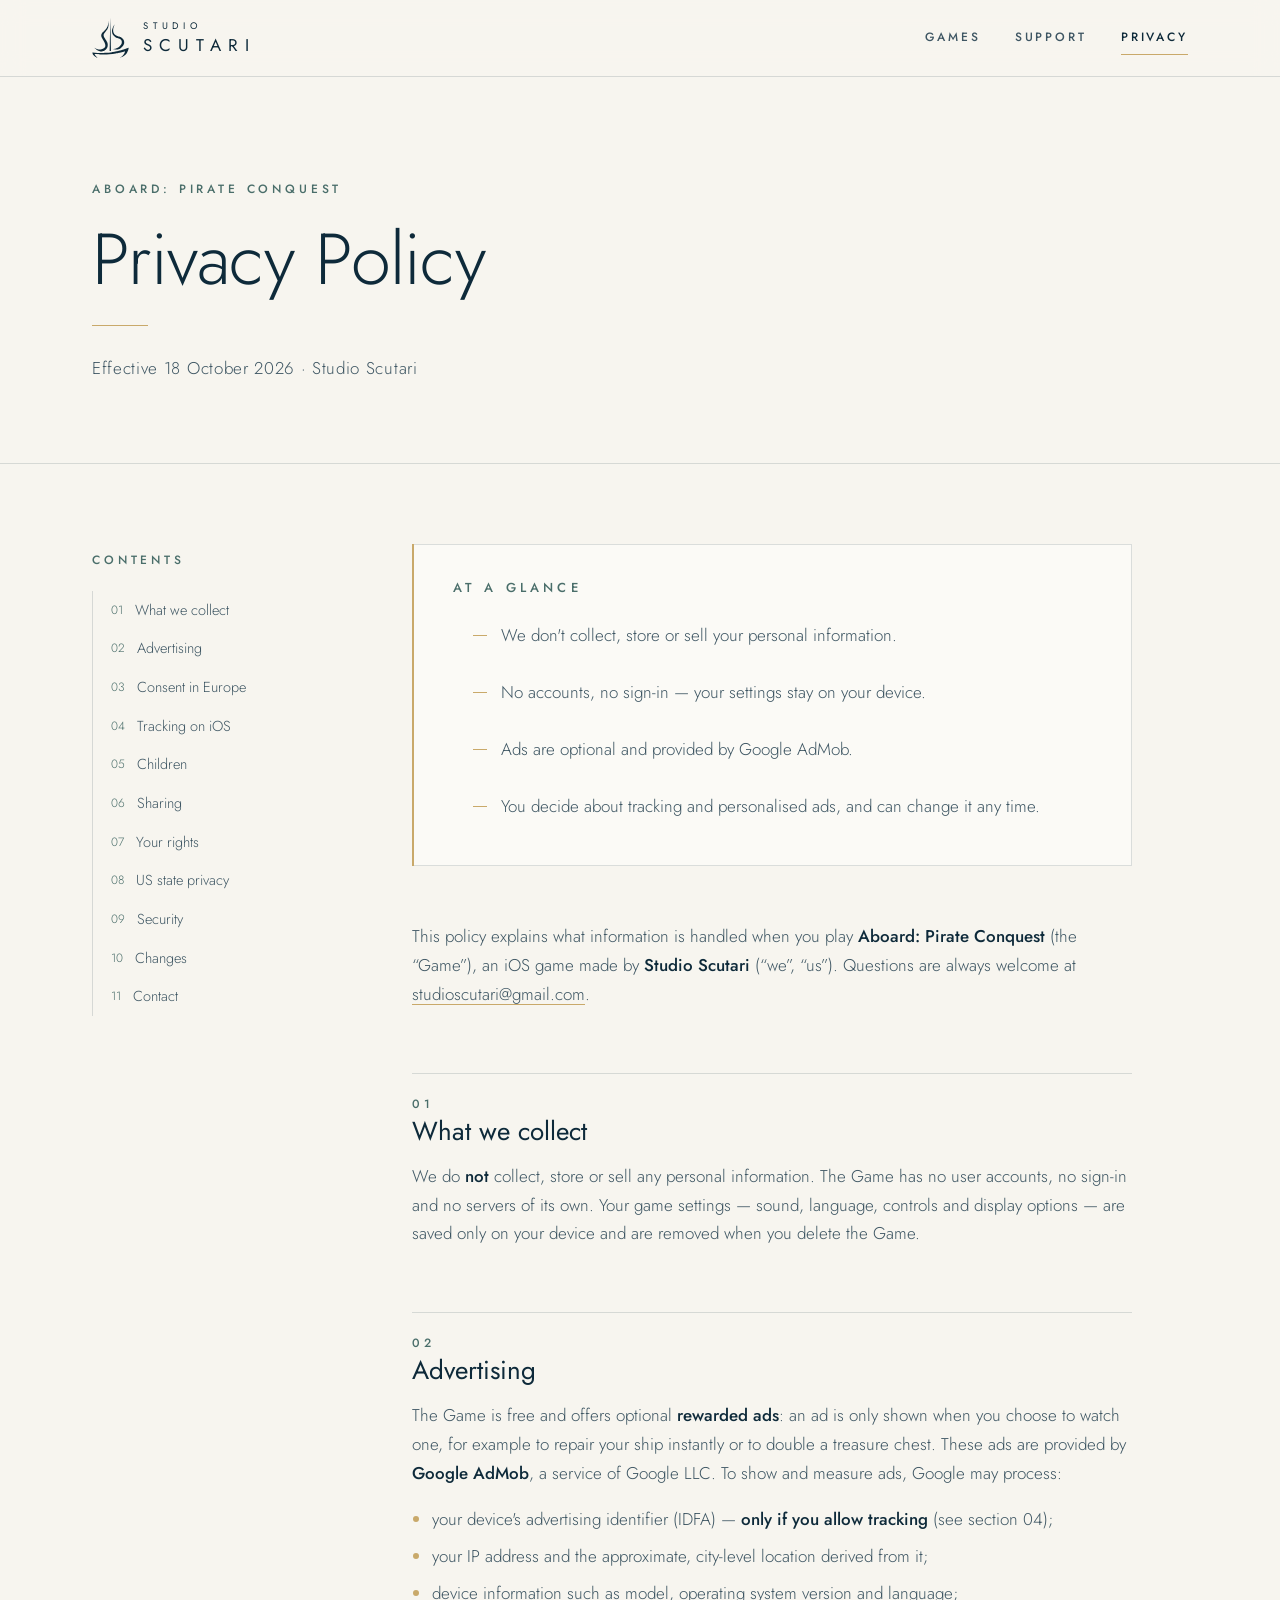
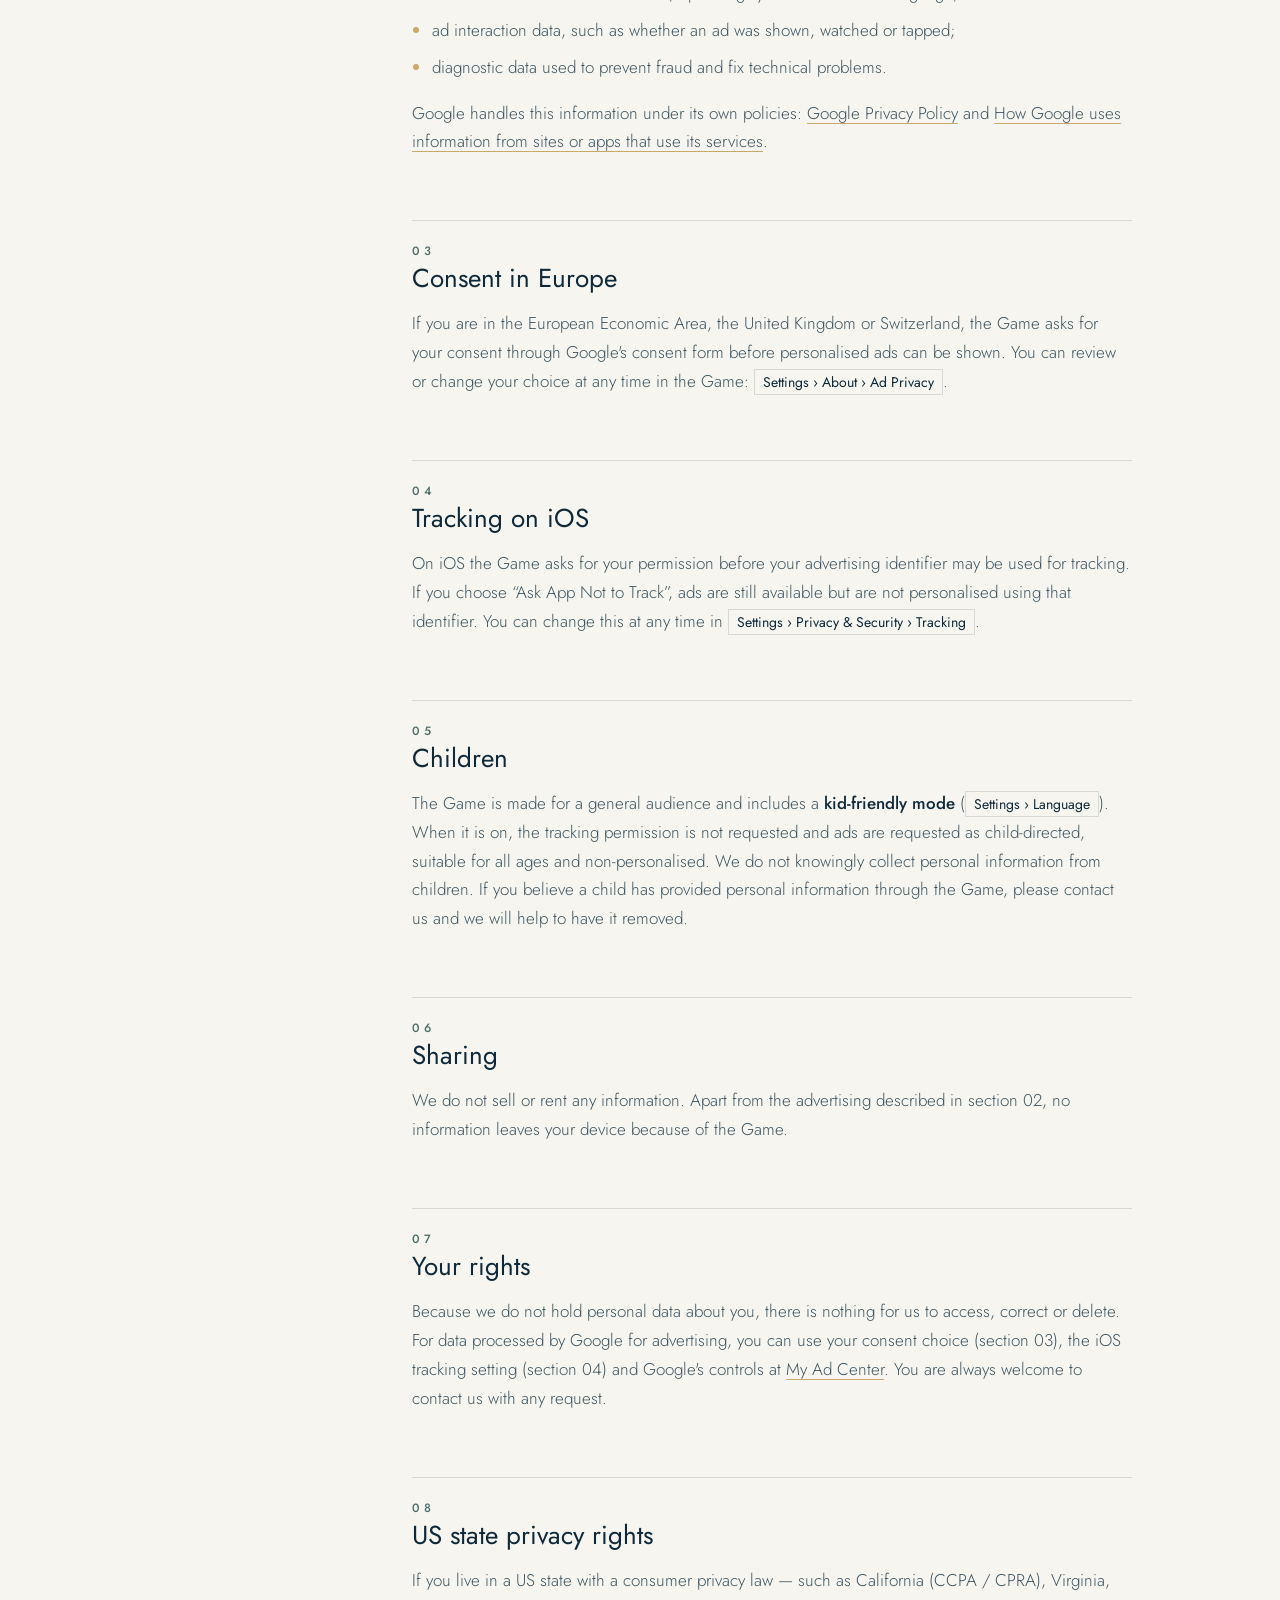
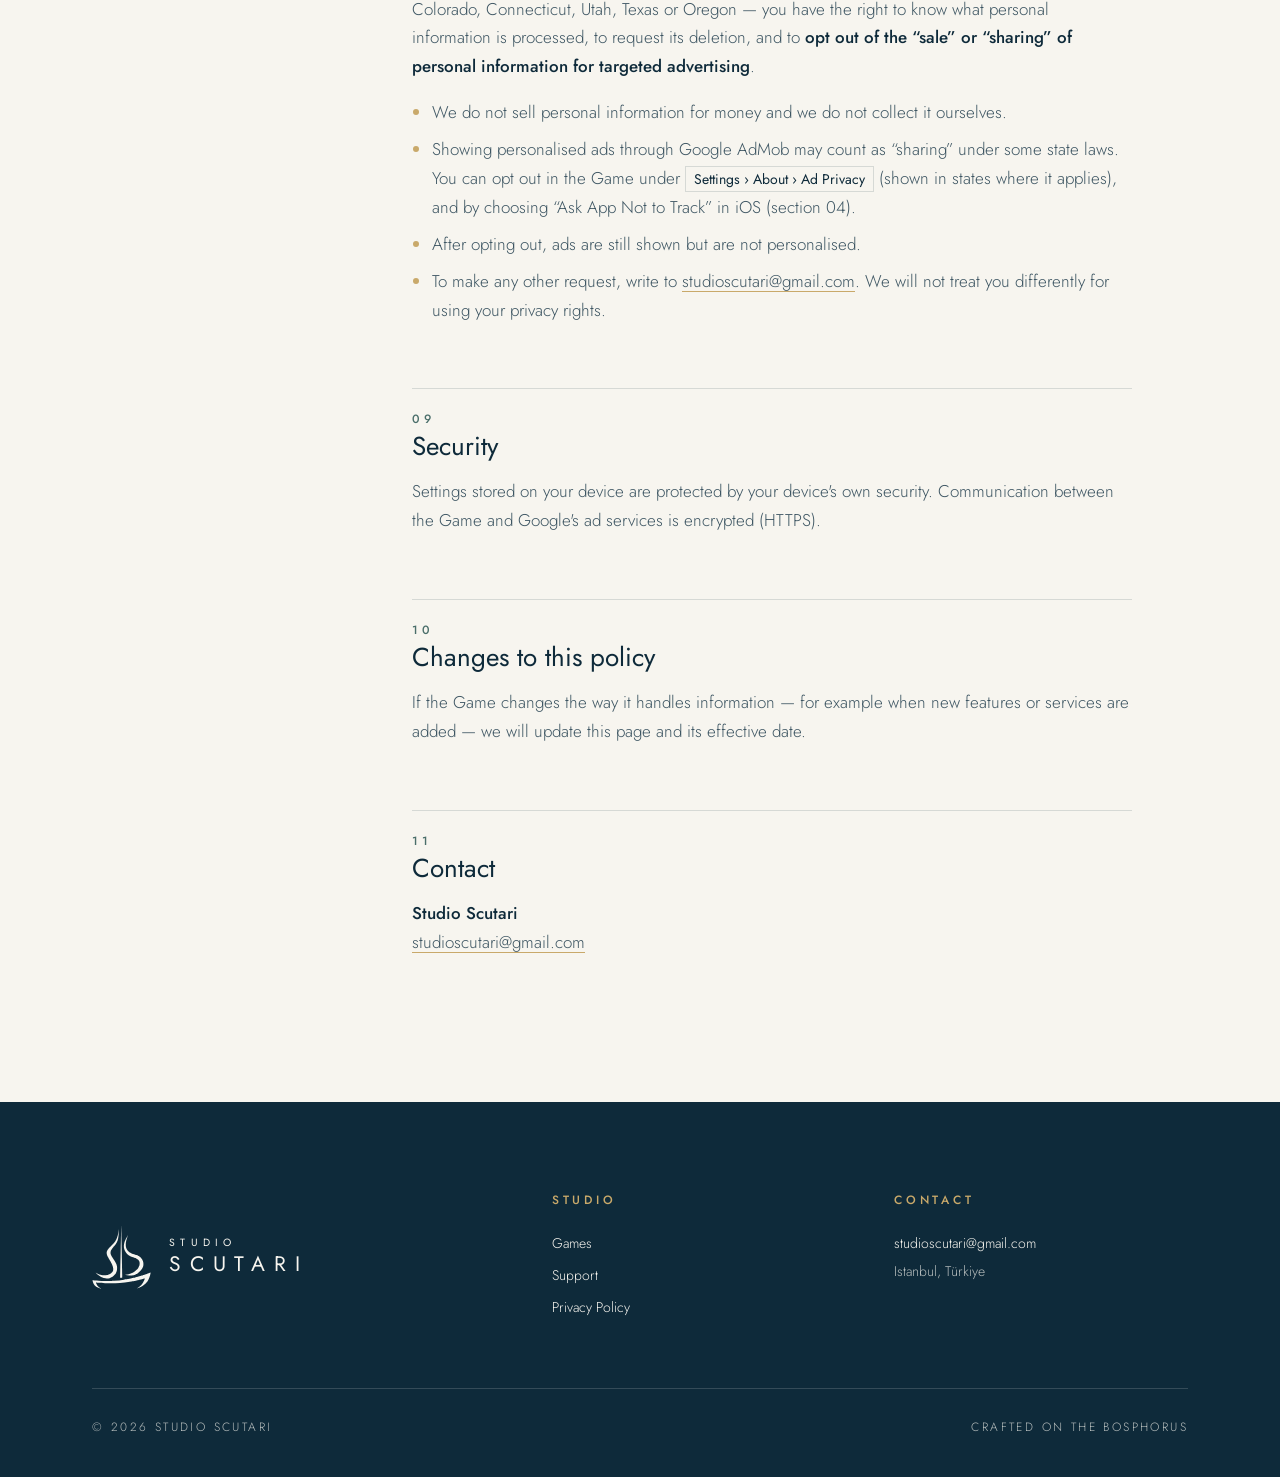
<file: privacy.html>
<!doctype html>
<html lang="en">
<head>
<meta charset="utf-8">
<meta name="color-scheme" content="light dark">
<meta name="viewport" content="width=device-width, initial-scale=1">
<title>Privacy Policy &middot; Studio Scutari</title>
<meta name="description" content="Privacy policy of Aboard: Pirate Conquest by Studio Scutari.">
<meta name="theme-color" content="#f7f5ef" media="(prefers-color-scheme: light)">
<meta name="theme-color" content="#0e2a3a" media="(prefers-color-scheme: dark)">
<link rel="canonical" href="https://studioscutari.github.io/privacy.html">
<meta property="og:type" content="website">
<meta property="og:site_name" content="Studio Scutari">
<meta property="og:title" content="Privacy Policy &middot; Studio Scutari">
<meta property="og:description" content="An independent game studio on the shores of the Bosphorus. Home of Aboard: Pirate Conquest.">
<meta property="og:url" content="https://studioscutari.github.io/privacy.html">
<meta property="og:image" content="https://studioscutari.github.io/assets/og-image.png">
<meta property="og:image:width" content="1200">
<meta property="og:image:height" content="630">
<meta name="twitter:card" content="summary_large_image">
<link rel="icon" type="image/png" href="assets/favicon-64.png">
<link rel="apple-touch-icon" href="apple-touch-icon.png">
<link rel="preconnect" href="https://fonts.googleapis.com">
<link rel="preconnect" href="https://fonts.gstatic.com" crossorigin>
<link href="https://fonts.googleapis.com/css2?family=Jost:wght@300;400;500&display=swap" rel="stylesheet">
<link rel="stylesheet" href="style.css?v=5">
</head>
<body>
<svg width="0" height="0" style="position:absolute" aria-hidden="true"><defs><symbol id="sc-mark" viewBox="202 183 595 648"><path d="M294.4 827.1C293.9 826.8 292.6 826.1 291.6 825.6C290.6 825.1 288.9 824.2 287.8 823.5C286.7 822.9 285.5 822.2 285.2 822.0C282.1 820.3 275.5 815.7 271.3 812.2C258.3 801.3 248.5 787.7 242.5 772.0C242.2 771.2 241.7 770.0 241.5 769.5C240.8 767.8 240.3 766.2 240.1 765.2C239.9 764.2 240.1 764.2 243.6 764.6C247.2 765.2 261.0 766.7 268.7 767.5C290.9 769.7 305.7 770.8 332.5 772.3C339.4 772.7 350.4 773.1 373.8 773.7C403.6 774.5 447.4 773.2 482.3 770.5C517.8 767.8 548.5 764.1 583.5 758.5C593.1 756.9 594.8 756.6 600.0 755.6C601.2 755.4 602.9 755.1 603.8 755.0C605.5 754.8 607.6 754.4 612.2 753.5C613.4 753.2 615.8 752.8 617.3 752.5C618.9 752.2 621.1 751.7 622.3 751.5C623.5 751.3 625.8 750.8 627.3 750.5C632.3 749.5 638.4 748.3 641.8 747.5C642.9 747.3 645.0 746.8 646.5 746.5C648.0 746.2 650.1 745.7 651.2 745.5C652.3 745.2 654.3 744.8 655.7 744.5C657.0 744.2 658.9 743.7 659.9 743.5C660.8 743.2 661.8 743.0 662.2 743.0C662.5 743.0 663.5 742.8 664.5 742.5C665.4 742.3 667.2 741.8 668.5 741.5C669.8 741.2 671.7 740.8 672.7 740.5C673.7 740.3 675.5 739.8 676.8 739.5C678.1 739.2 680.1 738.7 681.2 738.5C682.3 738.2 684.1 737.7 685.2 737.5C686.3 737.2 687.9 736.8 688.8 736.5C689.8 736.3 691.5 735.8 692.7 735.5C696.0 734.7 701.0 733.3 704.2 732.5C705.2 732.2 706.8 731.8 707.8 731.5C711.3 730.6 713.5 730.0 715.2 729.5C720.0 728.2 720.9 727.9 721.8 727.6C722.4 727.4 723.3 727.1 723.8 727.0C725.1 726.7 727.9 725.9 730.8 725.0C735.1 723.7 735.4 723.7 735.6 724.2C735.7 724.5 735.6 725.0 735.4 725.4C735.2 725.8 734.6 727.7 734.0 729.7C733.4 731.6 732.7 733.6 732.5 734.2C732.2 734.7 731.8 735.8 731.6 736.5C729.0 743.3 725.5 750.9 721.5 758.4C720.4 760.6 720.5 760.5 718.2 764.2C707.2 782.5 694.3 796.7 676.8 809.9C673.8 812.2 671.3 814.0 671.1 814.0C671.0 814.0 670.4 814.4 669.7 814.9C668.3 816.0 668.6 815.8 662.0 819.8C659.2 821.5 656.1 823.2 655.3 823.6C654.4 824.1 653.6 824.5 653.5 824.7C653.4 824.9 653.0 825.0 652.7 825.0C651.8 825.0 651.5 825.6 652.2 825.9C652.6 826.1 654.1 825.7 657.8 824.5C658.6 824.3 660.1 823.8 661.2 823.5C662.3 823.2 663.7 822.7 664.3 822.5C667.1 821.5 667.9 821.3 668.8 821.0C669.4 820.8 670.7 820.4 671.7 820.0C672.7 819.6 673.9 819.2 674.3 819.0C676.2 818.4 680.8 816.5 683.2 815.5C683.7 815.2 684.8 814.7 685.7 814.4C690.9 812.1 698.1 808.5 701.8 806.5C702.9 805.9 704.3 805.1 704.8 804.9C706.0 804.3 707.9 803.1 712.1 800.6C713.8 799.5 715.5 798.5 715.8 798.2C716.2 798.0 717.0 797.4 717.7 796.9C718.4 796.4 719.0 796.0 719.1 796.0C719.6 796.0 731.6 786.8 735.0 783.9C742.7 777.2 750.9 768.5 756.9 760.4C759.7 756.8 765.0 749.1 765.0 748.8C765.0 748.8 765.4 748.1 766.0 747.3C766.5 746.5 767.3 745.2 767.7 744.5C768.1 743.8 768.6 742.7 769.0 742.2C771.7 737.5 776.5 727.9 778.6 722.8C778.8 722.2 779.2 721.2 779.5 720.6C779.9 719.5 780.5 717.9 781.5 715.3C781.8 714.6 782.2 713.4 782.5 712.7C783.7 709.4 784.6 706.8 785.0 705.5C785.8 702.9 786.3 701.1 786.6 700.2C788.0 695.9 790.0 688.0 791.5 681.0C792.4 676.5 793.8 668.6 794.2 665.8C794.4 663.6 794.2 663.6 789.8 665.5C789.3 665.7 788.2 666.2 787.3 666.5C786.5 666.8 785.5 667.2 785.0 667.4C784.5 667.6 783.8 667.9 783.3 668.0C782.9 668.2 781.7 668.6 780.7 669.0C779.7 669.4 778.5 669.8 778.0 670.0C777.5 670.2 776.3 670.6 775.3 671.0C774.3 671.4 773.1 671.8 772.7 672.0C772.2 672.2 771.0 672.6 770.0 673.0C769.0 673.4 767.8 673.8 767.3 674.0C766.9 674.2 765.7 674.6 764.7 675.0C763.7 675.4 762.4 675.9 761.8 676.0C760.8 676.3 759.9 676.6 756.3 678.0C755.3 678.4 754.0 678.9 753.5 679.0C752.9 679.2 751.0 679.8 749.2 680.5C747.3 681.2 745.4 681.8 744.8 682.0C744.3 682.1 743.0 682.6 742.0 683.0C741.0 683.4 739.7 683.8 739.2 684.0C737.9 684.4 736.1 685.0 734.7 685.5C734.1 685.8 733.4 686.0 733.2 686.0C732.9 686.0 732.2 686.2 731.6 686.5C730.2 687.0 728.5 687.6 727.2 688.0C726.6 688.2 725.6 688.5 725.0 688.7C724.4 688.9 723.3 689.3 722.7 689.5C722.0 689.7 720.6 690.2 719.5 690.5C718.4 690.8 717.0 691.3 716.3 691.5C715.1 691.9 709.9 693.6 706.7 694.5C705.7 694.8 704.3 695.3 703.7 695.5C703.0 695.7 701.6 696.2 700.5 696.5C699.4 696.8 697.9 697.3 697.2 697.5C696.4 697.7 694.9 698.2 693.8 698.5C691.1 699.3 688.7 700.0 687.2 700.5C686.4 700.7 684.9 701.2 683.7 701.5C682.5 701.8 680.9 702.3 680.2 702.5C679.4 702.7 677.9 703.2 676.7 703.5C674.5 704.1 672.9 704.5 669.8 705.4C668.9 705.7 667.2 706.2 666.0 706.5C664.8 706.8 663.2 707.3 662.3 707.5C661.5 707.7 659.9 708.2 658.7 708.5C657.5 708.8 655.8 709.3 654.8 709.5C653.9 709.8 652.2 710.2 651.0 710.5C649.8 710.8 648.1 711.3 647.2 711.5C646.2 711.8 644.6 712.2 643.5 712.5C642.4 712.7 640.5 713.2 639.3 713.5C633.9 714.9 630.1 715.8 627.2 716.5C625.9 716.8 624.0 717.2 623.0 717.5C622.0 717.7 620.4 718.1 619.5 718.3C618.6 718.6 617.2 718.9 616.5 719.0C615.8 719.1 614.4 719.4 613.5 719.7C610.1 720.5 608.1 721.0 605.5 721.5C604.0 721.8 601.9 722.3 600.8 722.5C599.7 722.8 597.6 723.2 596.2 723.5C594.7 723.8 592.6 724.3 591.5 724.5C587.9 725.3 583.3 726.2 576.7 727.5C575.3 727.8 573.2 728.2 572.1 728.5C571.0 728.8 569.7 729.0 569.3 729.0C568.9 729.0 567.4 729.2 566.2 729.5C563.1 730.1 559.3 730.8 555.3 731.5C553.6 731.8 551.2 732.3 550.1 732.5C549.0 732.8 547.6 733.0 547.1 733.0C546.6 733.0 545.1 733.2 543.7 733.5C540.7 734.1 536.4 734.8 531.8 735.5C529.9 735.8 526.9 736.2 525.1 736.5C492.1 741.5 456.9 745.3 423.7 747.5C407.0 748.6 403.9 748.7 395.8 749.0C391.2 749.2 383.3 749.5 378.2 749.7C366.5 750.2 306.8 749.9 294.8 749.4C259.0 747.7 232.1 745.8 211.5 743.4C208.9 743.1 206.5 743.0 206.2 743.1C205.6 743.3 205.6 743.2 206.6 747.5C207.6 752.1 208.4 755.1 210.2 760.3C211.5 764.5 211.8 765.2 213.5 769.2C215.6 774.0 218.6 779.6 221.6 784.2C229.8 796.6 243.7 808.3 259.3 815.9C265.8 819.1 267.2 819.7 271.0 821.0C271.5 821.2 272.7 821.6 273.7 822.0C274.7 822.4 275.9 822.8 276.5 823.0C277.0 823.1 277.9 823.4 278.3 823.6C279.8 824.2 284.8 825.5 289.7 826.6C293.8 827.6 293.8 827.6 294.7 827.6C295.5 827.6 295.4 827.6 294.4 827.1ZM359.7 724.2C366.1 723.5 369.1 723.0 375.2 721.5C377.7 720.8 383.1 719.1 384.8 718.5C385.4 718.2 386.6 717.8 387.4 717.5C391.0 716.1 395.5 714.0 399.0 712.1C400.0 711.5 401.4 710.7 402.2 710.3C402.9 709.9 403.9 709.3 404.5 709.0C405.1 708.6 405.7 708.2 406.0 708.1C406.9 707.7 410.8 704.9 414.7 702.0C422.2 696.3 428.4 690.1 434.3 682.6C437.9 678.0 438.6 676.9 441.0 673.0C442.1 671.1 443.2 669.3 443.3 669.0C443.7 668.4 445.9 663.9 446.6 662.3C446.9 661.7 447.2 660.9 447.4 660.6C449.2 657.0 452.4 645.8 453.5 639.3C455.6 626.9 455.6 610.4 453.5 601.1C453.2 600.0 453.0 598.7 453.0 598.3C453.0 597.9 452.8 596.8 452.5 595.9C452.3 594.9 451.8 593.2 451.5 592.0C450.6 588.6 449.1 584.0 448.0 581.0C447.6 580.0 447.1 578.7 447.0 578.1C446.8 577.5 446.5 576.9 446.3 576.8C446.1 576.7 446.0 576.4 446.0 576.2C446.0 575.4 441.6 566.2 439.1 561.7C438.5 560.7 437.7 559.2 437.3 558.4C436.2 556.5 436.2 556.4 433.7 552.2C432.5 550.2 431.3 548.4 431.2 548.1C430.4 546.7 426.8 541.3 414.3 522.7C408.4 513.8 406.8 511.5 404.8 508.2C404.5 507.8 404.2 507.3 404.1 507.0C404.0 506.7 403.5 505.9 403.0 505.2C402.5 504.4 401.7 503.2 401.3 502.5C400.9 501.8 400.3 500.6 399.9 500.0C397.7 496.2 394.1 488.6 392.4 484.2C392.2 483.4 391.7 482.3 391.5 481.7C391.2 481.1 391.0 480.4 391.0 480.1C391.0 479.8 390.8 478.9 390.5 478.2C388.6 472.4 387.8 462.9 388.8 456.0C389.3 452.9 389.5 451.7 390.6 448.0C391.2 445.6 393.9 439.2 395.1 437.2C395.6 436.4 396.0 435.6 396.0 435.5C396.0 434.9 402.7 424.7 406.1 420.2C408.0 417.7 409.2 416.2 415.8 408.0C417.1 406.5 419.5 403.6 421.1 401.6C429.0 392.4 437.7 381.6 440.4 377.7C444.1 372.3 447.0 368.0 447.0 367.8C447.0 367.8 447.4 367.1 447.9 366.4C448.3 365.7 448.9 364.9 449.0 364.5C449.2 364.1 449.9 362.9 450.5 361.8C452.0 359.3 457.0 349.2 457.0 348.7C457.0 348.5 457.2 348.0 457.5 347.4C457.7 346.9 458.2 345.9 458.4 345.2C458.7 344.4 459.2 343.2 459.5 342.4C460.8 338.9 460.9 338.5 462.4 333.2C467.1 316.8 469.9 296.3 471.5 267.7C472.0 257.9 472.9 225.1 472.6 224.8C472.4 224.6 471.4 231.3 470.5 239.5C470.2 242.1 469.8 245.6 469.5 247.4C469.2 249.2 468.8 252.2 468.5 254.1C468.2 256.0 467.7 258.7 467.5 260.2C467.2 261.6 466.7 264.0 466.5 265.5C465.8 268.8 465.1 272.5 464.4 275.3C464.2 276.5 463.7 278.5 463.5 279.7C463.2 280.9 462.8 282.6 462.5 283.5C460.9 289.8 460.3 292.0 459.5 294.5C459.3 295.2 458.9 296.7 458.6 297.7C457.9 299.7 456.2 305.1 454.7 309.3C453.8 311.9 453.2 313.5 452.4 315.5C452.2 315.9 451.6 317.4 451.0 318.8C449.9 321.5 449.5 322.4 447.8 326.2C446.7 328.8 443.4 335.3 442.1 337.7C441.5 338.7 440.7 340.1 440.3 340.8C439.9 341.6 439.3 342.6 439.0 343.2C438.6 343.7 438.2 344.4 438.1 344.7C438.0 344.9 437.5 345.8 437.0 346.5C436.5 347.2 435.4 349.0 434.5 350.3C432.2 353.9 426.5 361.5 422.7 366.0C417.9 371.7 415.2 374.5 403.9 385.7C389.0 400.3 377.2 412.0 374.0 415.5C368.5 421.5 359.3 433.4 357.9 436.3C357.8 436.6 357.3 437.4 357.0 438.0C351.8 446.5 349.2 455.6 349.2 464.8C349.2 471.4 350.5 478.6 352.9 485.5C353.3 486.8 353.8 488.3 354.0 488.8C354.9 492.4 363.2 509.4 367.0 515.8C367.6 516.6 368.0 517.4 368.0 517.5C368.0 517.6 369.1 519.5 370.4 521.7C371.8 524.0 373.0 526.1 373.1 526.3C373.2 526.6 373.5 527.1 373.7 527.3C374.2 528.1 382.0 541.4 382.0 541.5C382.0 541.6 385.4 547.5 386.3 549.0C386.5 549.3 387.0 550.2 387.4 551.0C387.9 551.8 388.6 553.0 388.9 553.7C389.6 554.9 390.6 556.7 392.5 560.2C393.9 562.7 401.7 578.3 402.6 580.3C403.0 581.2 403.6 582.7 404.1 583.7C405.0 585.7 406.8 590.2 407.6 592.2C407.8 592.9 408.2 593.9 408.5 594.5C409.0 595.7 409.5 597.2 410.4 600.0C410.8 601.2 411.3 602.7 411.5 603.3C411.8 603.9 412.0 604.6 412.0 604.9C412.0 605.2 412.2 606.1 412.5 607.0C415.5 616.6 416.8 629.7 415.5 637.6C414.5 643.4 413.6 646.6 411.3 651.3C407.1 660.4 397.8 669.6 386.2 676.3C384.5 677.2 382.9 678.2 382.7 678.3C381.7 678.9 378.7 680.3 373.8 682.5C373.3 682.7 372.2 683.1 371.5 683.4C370.8 683.7 369.5 684.2 368.8 684.5C368.0 684.8 366.8 685.2 366.1 685.5C364.6 686.0 359.0 687.7 356.2 688.4C335.3 693.8 314.1 694.2 293.3 689.4C290.4 688.8 287.4 688.0 285.8 687.5C285.1 687.3 283.6 686.8 282.5 686.5C281.4 686.2 280.0 685.7 279.4 685.5C278.8 685.2 278.1 685.0 277.8 685.0C277.6 685.0 276.9 684.8 276.3 684.5C275.7 684.3 274.5 683.8 273.7 683.5C272.8 683.2 271.8 682.7 271.3 682.5C270.8 682.2 270.2 682.0 270.0 682.0C269.8 682.0 268.7 681.5 267.4 681.0C266.2 680.4 264.3 679.6 263.3 679.1C260.8 678.0 255.6 675.3 253.3 674.1C252.3 673.5 250.9 672.7 250.2 672.3C249.4 671.9 248.4 671.3 247.8 671.0C247.3 670.6 246.5 670.2 246.2 670.0C245.8 669.8 245.1 669.4 244.6 669.1C240.8 666.7 239.6 666.0 239.3 666.1C238.5 666.3 252.6 679.7 260.5 686.4C265.0 690.1 275.5 698.0 278.6 699.8C278.9 700.0 280.1 700.8 281.2 701.5C283.4 703.0 284.2 703.5 285.2 704.0C285.5 704.2 286.3 704.6 286.8 705.0C287.4 705.4 288.1 705.8 288.5 706.0C288.9 706.2 290.1 706.8 291.2 707.5C295.0 709.7 303.5 713.8 307.3 715.3C308.3 715.7 309.6 716.3 310.2 716.5C310.7 716.7 312.1 717.2 313.2 717.6C314.3 718.0 315.6 718.4 316.0 718.6C316.9 718.9 319.1 719.6 322.0 720.4C335.0 724.1 347.6 725.4 359.7 724.2ZM493.0 717.5C495.1 717.2 498.2 716.7 499.9 716.5C501.5 716.2 503.5 716.0 504.3 716.0C507.0 716.0 507.0 716.0 507.0 710.4C507.0 707.7 506.8 694.9 506.5 682.0C506.2 669.1 505.8 646.3 505.5 631.3C505.2 616.4 504.8 592.4 504.5 578.0C504.2 563.6 503.8 539.9 503.5 525.3C503.2 510.8 502.8 487.0 502.5 472.5C502.2 458.0 501.8 434.1 501.5 419.3C501.2 404.6 500.8 380.8 500.5 366.5C500.2 352.2 499.8 328.3 499.5 313.3C499.2 298.4 498.8 275.1 498.5 261.5C498.2 247.9 497.9 231.4 497.8 224.7C497.6 208.7 497.1 191.3 496.8 188.8C496.5 187.0 496.5 187.2 496.3 191.3C496.2 193.8 496.1 200.0 496.0 205.2C496.0 210.3 495.8 223.9 495.5 235.5C495.2 247.0 494.8 267.4 494.5 280.8C494.2 294.2 493.8 315.6 493.5 328.3C492.8 362.8 492.1 395.6 491.5 422.3C491.2 435.4 490.8 456.6 490.5 469.3C490.2 482.1 489.8 503.1 489.5 516.2C489.2 529.2 488.8 550.5 488.5 563.5C488.2 576.5 487.8 597.6 487.5 610.3C487.2 623.1 486.8 644.3 486.5 657.5C486.2 670.7 485.8 689.6 485.6 699.5C485.3 709.4 485.2 717.7 485.3 717.9C485.4 718.4 486.2 718.4 493.0 717.5ZM607.0 693.4C612.1 692.8 617.8 692.0 620.5 691.5C622.7 691.0 623.6 690.8 628.8 689.5C629.9 689.2 631.3 688.7 631.9 688.5C632.5 688.2 633.2 688.0 633.5 688.0C633.8 688.0 634.5 687.8 635.1 687.5C635.7 687.3 637.4 686.6 638.8 686.0C641.2 685.0 649.0 681.3 650.8 680.2C654.1 678.3 655.3 677.6 658.7 675.4C673.8 665.5 689.6 650.7 700.2 636.7C707.8 626.5 714.6 613.9 717.5 604.7C717.8 603.7 718.2 602.5 718.3 602.1C719.2 599.8 720.8 591.7 721.3 587.3C722.0 580.8 721.5 569.2 720.3 563.3C719.3 558.4 718.1 553.6 717.6 552.3C717.4 551.9 717.1 551.0 717.0 550.5C716.8 549.9 716.4 548.7 716.0 547.7C715.6 546.7 715.2 545.5 715.0 545.0C714.4 543.1 710.3 534.7 708.8 532.3C708.4 531.6 708.0 530.9 708.0 530.9C708.0 530.8 706.8 528.9 705.4 526.8C698.4 516.4 690.0 507.8 680.7 501.6C678.8 500.2 676.9 499.0 676.7 498.9C676.4 498.8 675.6 498.3 675.0 498.0C673.5 497.0 669.3 494.9 666.8 493.8C665.7 493.4 664.4 492.8 663.8 492.5C662.9 492.1 661.5 491.5 658.7 490.5C657.9 490.2 656.8 489.8 656.1 489.5C655.4 489.3 653.3 488.6 651.5 488.0C649.7 487.4 647.6 486.7 647.0 486.5C646.4 486.3 644.9 485.8 643.8 485.5C642.7 485.2 641.2 484.7 640.5 484.5C639.8 484.3 638.3 483.8 637.2 483.5C636.1 483.2 634.6 482.7 633.8 482.5C633.1 482.3 631.7 481.9 630.7 481.6C627.5 480.6 618.9 477.7 617.0 477.0C616.0 476.6 614.8 476.2 614.3 476.0C612.1 475.3 604.6 472.2 603.0 471.3C602.7 471.2 600.5 470.1 598.0 468.8C595.5 467.6 593.0 466.3 592.5 466.0C591.9 465.7 590.8 465.0 590.0 464.6C583.2 460.9 574.6 454.6 568.4 448.5C563.8 444.1 557.2 436.1 555.9 433.3C555.8 433.1 555.4 432.4 555.0 431.8C553.8 429.9 551.5 425.5 550.5 423.2C550.0 422.0 549.3 420.3 548.5 418.6C548.2 417.9 548.0 417.1 548.0 416.8C548.0 416.6 547.8 415.9 547.5 415.3C546.3 412.4 544.7 405.5 543.4 397.7C542.6 392.2 542.6 371.2 543.4 365.0C544.9 354.7 546.2 347.1 547.5 342.5C547.8 341.5 548.0 340.5 548.0 340.1C548.0 339.7 548.2 338.8 548.5 338.0C548.7 337.2 549.2 335.5 549.5 334.3C551.1 328.5 553.9 319.5 556.5 312.2C557.2 310.3 557.8 308.5 558.0 308.0C558.8 305.6 560.0 302.7 563.5 294.4C564.8 291.3 565.8 288.6 565.6 288.5C565.5 288.4 565.2 288.6 565.1 288.9C565.0 289.2 564.7 289.7 564.4 290.0C564.0 290.4 561.3 294.6 557.1 301.0C555.5 303.5 551.2 310.6 550.9 311.3C550.8 311.6 550.4 312.3 550.0 312.8C549.7 313.4 549.0 314.5 548.6 315.4C548.1 316.2 547.4 317.5 547.0 318.2C544.1 323.4 539.9 331.8 537.6 337.0C537.3 337.8 536.8 338.9 536.5 339.5C536.0 340.8 534.1 345.5 533.5 347.1C532.3 350.1 531.9 351.2 531.5 352.3C531.2 352.9 531.0 353.6 531.0 353.8C531.0 354.1 530.8 354.8 530.5 355.4C529.9 357.0 528.5 361.6 527.5 365.5C527.3 366.6 526.8 368.4 526.5 369.5C523.7 380.6 522.7 395.7 523.8 407.7C524.7 416.9 526.9 426.4 530.0 434.3C530.4 435.3 530.8 436.5 531.0 437.0C531.6 439.0 535.8 447.6 538.0 451.3C543.3 460.5 548.6 467.3 556.7 475.4C560.2 478.9 564.4 482.8 565.9 484.0C569.4 486.7 574.6 490.5 575.6 491.1C576.0 491.3 577.9 492.5 579.9 493.7C587.8 498.6 599.7 504.3 607.7 507.0C608.1 507.2 609.3 507.6 610.3 508.0C611.3 508.4 612.6 508.9 613.2 509.0C613.7 509.2 615.7 509.8 617.5 510.5C619.3 511.2 621.3 511.8 621.8 512.0C622.4 512.1 623.4 512.5 624.0 512.7C624.6 512.9 625.7 513.3 626.3 513.5C627.0 513.7 628.0 514.1 628.7 514.3C629.3 514.5 630.3 514.9 630.8 515.0C631.4 515.2 633.3 515.8 635.0 516.4C636.7 517.1 638.5 517.7 638.8 517.8C639.7 518.1 644.2 519.9 645.6 520.5C648.2 521.6 649.0 522.0 652.2 523.6C658.8 526.9 663.5 530.2 668.3 534.8C671.0 537.4 675.4 542.8 676.1 544.3C676.2 544.6 676.7 545.4 677.0 546.0C684.0 557.7 685.6 573.5 681.4 589.5C680.8 592.1 680.0 594.5 679.4 596.2C679.1 596.9 678.7 598.1 678.4 598.8C676.6 603.8 673.0 610.8 669.0 617.2C665.3 623.1 659.4 630.3 652.7 637.0C646.2 643.5 641.7 647.5 635.8 651.9C631.9 654.8 625.3 659.3 623.8 660.0C623.5 660.2 622.7 660.6 622.2 661.0C621.6 661.4 620.9 661.8 620.5 662.0C620.1 662.2 619.4 662.6 618.8 662.9C617.2 664.0 612.6 666.4 610.0 667.7C607.2 669.1 606.0 669.6 599.5 672.5C597.7 673.3 596.5 673.7 595.7 674.0C595.2 674.2 594.0 674.6 593.0 675.0C590.1 676.1 583.1 678.4 579.2 679.5C578.1 679.8 576.5 680.3 575.6 680.5C574.8 680.8 573.8 681.0 573.5 681.0C573.2 681.0 572.1 681.2 571.2 681.5C563.4 683.7 546.2 686.0 537.6 686.0C533.1 686.0 530.7 686.4 532.7 686.8C547.6 690.0 565.5 692.5 578.8 693.3C582.1 693.5 585.1 693.8 585.5 693.8C586.9 694.1 603.7 693.7 607.0 693.4Z"/></symbol></defs></svg>

<header class="site-header">
  <div class="wrap">
    <a class="brand" href="./" aria-label="Studio Scutari home">
      <svg class="mark" aria-hidden="true"><use href="#sc-mark"/></svg>
      <span class="wordmark"><small>Studio</small><span>Scutari</span></span>
    </a>
    <nav class="nav" aria-label="Main">
      <a href="./#games" class="hide-sm">Games</a>
      <a href="./#support">Support</a>
      <a href="privacy.html" aria-current="page">Privacy</a>
    </nav>
  </div>
</header>

<main>
  <div class="page-hero">
    <div class="wrap">
      <span class="label">Aboard: Pirate Conquest</span>
      <h1>Privacy Policy</h1>
      <hr class="rule">
      <p>Effective 18 October 2026 &middot; Studio Scutari</p>
    </div>
  </div>

  <div class="wrap policy">
    <nav class="toc" aria-label="Contents">
      <span class="label">Contents</span>
      <ol>
        <li><a href="#collect">What we collect</a></li>
        <li><a href="#ads">Advertising</a></li>
        <li><a href="#consent">Consent in Europe</a></li>
        <li><a href="#tracking">Tracking on iOS</a></li>
        <li><a href="#children">Children</a></li>
        <li><a href="#sharing">Sharing</a></li>
        <li><a href="#rights">Your rights</a></li>
        <li><a href="#us">US state privacy</a></li>
        <li><a href="#security">Security</a></li>
        <li><a href="#changes">Changes</a></li>
        <li><a href="#contact">Contact</a></li>
      </ol>
    </nav>

    <article class="doc">
      <div class="glance">
        <h2>At a glance</h2>
        <ul>
          <li>We don't collect, store or sell your personal information.</li>
          <li>No accounts, no sign-in &mdash; your settings stay on your device.</li>
          <li>Ads are optional and provided by Google AdMob.</li>
          <li>You decide about tracking and personalised ads, and can change it any time.</li>
        </ul>
      </div>

      <p>This policy explains what information is handled when you play <strong>Aboard: Pirate Conquest</strong> (the
        &ldquo;Game&rdquo;), an iOS game made by <strong>Studio Scutari</strong> (&ldquo;we&rdquo;, &ldquo;us&rdquo;).
        Questions are always welcome at <a href="mailto:studioscutari@gmail.com">studioscutari@gmail.com</a>.</p>

      <h2 id="collect"><span class="n">01</span>What we collect</h2>
      <p>We do <strong>not</strong> collect, store or sell any personal information. The Game has no user accounts,
        no sign-in and no servers of its own. Your game settings &mdash; sound, language, controls and display options
        &mdash; are saved only on your device and are removed when you delete the Game.</p>

      <h2 id="ads"><span class="n">02</span>Advertising</h2>
      <p>The Game is free and offers optional <strong>rewarded ads</strong>: an ad is only shown when you choose to watch
        one, for example to repair your ship instantly or to double a treasure chest. These ads are provided by
        <strong>Google AdMob</strong>, a service of Google LLC. To show and measure ads, Google may process:</p>
      <ul>
        <li>your device's advertising identifier (IDFA) &mdash; <strong>only if you allow tracking</strong> (see section 04);</li>
        <li>your IP address and the approximate, city-level location derived from it;</li>
        <li>device information such as model, operating system version and language;</li>
        <li>ad interaction data, such as whether an ad was shown, watched or tapped;</li>
        <li>diagnostic data used to prevent fraud and fix technical problems.</li>
      </ul>
      <p>Google handles this information under its own policies:
        <a href="https://policies.google.com/privacy">Google Privacy Policy</a> and
        <a href="https://policies.google.com/technologies/partner-sites">How Google uses information from sites or apps that use its services</a>.</p>

      <h2 id="consent"><span class="n">03</span>Consent in Europe</h2>
      <p>If you are in the European Economic Area, the United Kingdom or Switzerland, the Game asks for your consent
        through Google's consent form before personalised ads can be shown. You can review or change your choice at any
        time in the Game: <span class="path">Settings &rsaquo; About &rsaquo; Ad Privacy</span>.</p>

      <h2 id="tracking"><span class="n">04</span>Tracking on iOS</h2>
      <p>On iOS the Game asks for your permission before your advertising identifier may be used for tracking. If you
        choose &ldquo;Ask App Not to Track&rdquo;, ads are still available but are not personalised using that identifier.
        You can change this at any time in <span class="path">Settings &rsaquo; Privacy &amp; Security &rsaquo; Tracking</span>.</p>

      <h2 id="children"><span class="n">05</span>Children</h2>
      <p>The Game is made for a general audience and includes a <strong>kid-friendly mode</strong>
        (<span class="path">Settings &rsaquo; Language</span>). When it is on, the tracking permission is not requested
        and ads are requested as child-directed, suitable for all ages and non-personalised. We do not knowingly collect
        personal information from children. If you believe a child has provided personal information through the Game,
        please contact us and we will help to have it removed.</p>

      <h2 id="sharing"><span class="n">06</span>Sharing</h2>
      <p>We do not sell or rent any information. Apart from the advertising described in section 02, no information
        leaves your device because of the Game.</p>

      <h2 id="rights"><span class="n">07</span>Your rights</h2>
      <p>Because we do not hold personal data about you, there is nothing for us to access, correct or delete. For data
        processed by Google for advertising, you can use your consent choice (section 03), the iOS tracking setting
        (section 04) and Google's controls at <a href="https://myadcenter.google.com">My Ad Center</a>. You are always
        welcome to contact us with any request.</p>

      <h2 id="us"><span class="n">08</span>US state privacy rights</h2>
      <p>If you live in a US state with a consumer privacy law &mdash; such as California (CCPA / CPRA), Virginia,
        Colorado, Connecticut, Utah, Texas or Oregon &mdash; you have the right to know what personal information is
        processed, to request its deletion, and to <strong>opt out of the &ldquo;sale&rdquo; or &ldquo;sharing&rdquo;
        of personal information for targeted advertising</strong>.</p>
      <ul>
        <li>We do not sell personal information for money and we do not collect it ourselves.</li>
        <li>Showing personalised ads through Google AdMob may count as &ldquo;sharing&rdquo; under some state laws. You
          can opt out in the Game under <span class="path">Settings &rsaquo; About &rsaquo; Ad Privacy</span> (shown in
          states where it applies), and by choosing &ldquo;Ask App Not to Track&rdquo; in iOS (section 04).</li>
        <li>After opting out, ads are still shown but are not personalised.</li>
        <li>To make any other request, write to <a href="mailto:studioscutari@gmail.com">studioscutari@gmail.com</a>.
          We will not treat you differently for using your privacy rights.</li>
      </ul>

      <h2 id="security"><span class="n">09</span>Security</h2>
      <p>Settings stored on your device are protected by your device's own security. Communication between the Game
        and Google's ad services is encrypted (HTTPS).</p>

      <h2 id="changes"><span class="n">10</span>Changes to this policy</h2>
      <p>If the Game changes the way it handles information &mdash; for example when new features or services are
        added &mdash; we will update this page and its effective date.</p>

      <h2 id="contact"><span class="n">11</span>Contact</h2>
      <p><strong>Studio Scutari</strong><br>
        <a href="mailto:studioscutari@gmail.com">studioscutari@gmail.com</a></p>
    </article>
  </div>
</main>

<footer class="site-footer">
  <div class="wrap">
    <div class="footer-top">
      <a class="footer-brand" href="./" aria-label="Studio Scutari home">
        <svg class="mark" aria-hidden="true"><use href="#sc-mark"/></svg>
        <span class="wordmark"><small>Studio</small><span>Scutari</span></span>
      </a>
      <div class="footer-col">
        <span class="label">Studio</span>
        <a href="./#games">Games</a>
        <a href="./#support">Support</a>
        <a href="privacy.html">Privacy Policy</a>
      </div>
      <div class="footer-col">
        <span class="label">Contact</span>
        <a href="mailto:studioscutari@gmail.com">studioscutari@gmail.com</a>
        <span>Istanbul, T&uuml;rkiye</span>
      </div>
    </div>
    <div class="footer-bottom">
      <span>&copy; 2026 Studio Scutari</span>
      <span>Crafted on the Bosphorus</span>
    </div>
  </div>
</footer>

</body>
</html>
</file>
<file: style.css>
/* Studio Scutari - shared styles
   Palette: Midnight Navy #0E2A3A · Ivory #F7F5EF · Sand Gold #C9A96A · Sea Glass #648B87
   Type: Jost (geometric sans, Futura-like) */
:root {
  --navy: #0e2a3a;
  --navy-deep: #0a2130;
  --ivory: #f7f5ef;
  --gold: #c9a96a;
  --sea: #648b87;

  --bg: var(--ivory);
  --surface: #fbfaf6;
  --ink: var(--navy);
  --ink-soft: #3e5663;
  --label: #4a6e6a;          /* Sea Glass, darkened for small text on ivory */
  --line: rgba(14, 42, 58, .14);
  --line-strong: rgba(14, 42, 58, .32);
  --band: var(--navy);
  --band-ink: var(--ivory);
  --band-soft: rgba(247, 245, 239, .72);
  --band-line: rgba(247, 245, 239, .16);

  --sans: "Jost", "Futura", "Century Gothic", -apple-system, BlinkMacSystemFont, "Segoe UI", sans-serif;
  --track: .32em;
  color-scheme: light;
}

@media (prefers-color-scheme: dark) {
  :root {
    --bg: var(--navy);
    --surface: #123245;
    --ink: var(--ivory);
    --ink-soft: rgba(247, 245, 239, .74);
    --label: #8fb3ae;
    --line: rgba(247, 245, 239, .14);
    --line-strong: rgba(247, 245, 239, .34);
    --band: var(--navy-deep);
    color-scheme: dark;
  }
}

* { box-sizing: border-box; }
html { scroll-behavior: smooth; }
body {
  margin: 0;
  background: var(--bg);
  color: var(--ink);
  font: 400 17px/1.7 var(--sans);
  -webkit-font-smoothing: antialiased;
  text-rendering: optimizeLegibility;
}
a { color: inherit; text-decoration-color: var(--gold); text-decoration-thickness: 1px; text-underline-offset: 4px; }
a:hover { color: var(--sea); }
img, svg { display: block; max-width: 100%; }
::selection { background: var(--gold); color: var(--navy); }

.wrap { max-width: 1160px; margin: 0 auto; padding: 0 32px; }

.label {
  display: inline-block; font-size: 12px; font-weight: 500; letter-spacing: var(--track); text-transform: uppercase;
  color: var(--label);
}
.rule { display: block; width: 56px; height: 1px; background: var(--gold); border: 0; margin: 28px 0; }

/* Logo mark (inline SVG symbol, inherits text colour) */
.mark { fill: currentColor; flex: none; }

/* ---------- Header ---------- */
.site-header {
  position: sticky; top: 0; z-index: 10;
  background: color-mix(in srgb, var(--bg) 88%, transparent);
  backdrop-filter: saturate(1.2) blur(12px);
  -webkit-backdrop-filter: saturate(1.2) blur(12px);
  border-bottom: 1px solid var(--line);
}
.site-header .wrap { display: flex; align-items: center; justify-content: space-between; height: 76px; }
.brand { display: flex; align-items: center; gap: 14px; text-decoration: none; color: var(--ink); }
.brand:hover { color: var(--ink); }
.brand .mark { width: 37px; height: 40px; }
.wordmark { display: flex; flex-direction: column; line-height: 1; text-transform: uppercase; }
.wordmark small { font-size: 9.5px; font-weight: 400; letter-spacing: .5em; margin-bottom: 6px; }
.wordmark span { font-size: 17px; font-weight: 400; letter-spacing: .42em; }
.nav { display: flex; gap: 34px; }
.nav a {
  font-size: 12px; font-weight: 500; letter-spacing: .24em; text-transform: uppercase; text-decoration: none;
  color: var(--ink-soft); padding: 6px 0; border-bottom: 1px solid transparent; transition: color .2s, border-color .2s;
}
.nav a:hover, .nav a[aria-current="page"] { color: var(--ink); border-bottom-color: var(--gold); }

/* ---------- Buttons ---------- */
.btn {
  display: inline-flex; align-items: center; justify-content: center; gap: 12px;
  font: 500 12px/1 var(--sans); letter-spacing: .26em; text-transform: uppercase; text-decoration: none;
  padding: 18px 30px; border: 1px solid var(--ink); transition: background .25s, color .25s, border-color .25s;
}
.btn-solid { background: var(--ink); color: var(--bg); }
.btn-solid:hover { background: transparent; color: var(--ink); }
.btn-line { color: var(--ink); background: transparent; }
.btn-line:hover { background: var(--ink); color: var(--bg); }
.btn-gold { border-color: var(--gold); color: var(--band-ink); }
.btn-gold:hover { background: var(--gold); color: var(--navy); }
.btn .arrow { transition: transform .25s; }
.btn:hover .arrow { transform: translateX(4px); }
.actions { display: flex; flex-wrap: wrap; gap: 14px; }

/* ---------- Hero ---------- */
.hero { position: relative; overflow: hidden; border-bottom: 1px solid var(--line); }
.hero .wrap {
  position: relative; z-index: 2; display: grid; grid-template-columns: 1.05fr .95fr; align-items: center; gap: 40px;
  min-height: min(760px, calc(100vh - 76px)); padding-top: 72px; padding-bottom: 150px;
}
.hero h1 {
  font-weight: 300; font-size: clamp(42px, 6.2vw, 82px); line-height: 1.04; letter-spacing: -.015em;
  margin: 22px 0 0;
}
.hero h1 em { font-style: normal; font-weight: 400; color: var(--sea); }
.hero .lead { font-size: clamp(17px, 1.6vw, 19px); font-weight: 300; color: var(--ink-soft); max-width: 520px; margin: 0 0 40px; }
.hero-art { justify-self: end; width: min(100%, 600px); margin-right: -24px; position: relative; }
.porthole { width: 100%; height: auto; overflow: visible; }
.porthole text { font-family: var(--sans); }
.pc-line { fill: none; stroke: var(--line-strong); stroke-width: 1; }
.pc-horizon { stroke: var(--sea); opacity: .55; }
.pc-tick { fill: none; stroke: var(--ink); stroke-width: 1; opacity: .45; }
.pc-cardinal { fill: var(--gold); font-size: 13px; font-weight: 500; text-anchor: middle; dominant-baseline: central; letter-spacing: .1em; }
.pc-gold-fill { fill: var(--gold); }
.pc-orbit { transform-origin: 300px 300px; animation: pc-spin 120s linear infinite; }
.pc-orbit text { fill: var(--label); font-size: 12.5px; font-weight: 500; letter-spacing: .3em; }
.pc-far { fill: none; stroke: var(--sea); stroke-width: 1.2; stroke-linecap: round; stroke-linejoin: round; }
.pc-sea { fill: none; stroke: var(--sea); stroke-width: 1.2; stroke-linecap: round; }
.pc-wave { animation: pc-drift var(--dur) linear infinite; }
.pc-boat { transform-origin: 300px 422px; animation: pc-bob 7s ease-in-out infinite; }
.pc-mark { fill: var(--ink); }
.pc-reflect { opacity: .08; }
.pc-par { transition: transform .8s cubic-bezier(.2, .7, .2, 1); }
@keyframes pc-spin { to { transform: rotate(360deg); } }
@keyframes pc-drift { to { transform: translateX(calc(var(--wl) * -1)); } }
@keyframes pc-bob {
  0%, 100% { transform: translateY(0) rotate(-1.2deg); }
  50% { transform: translateY(-5px) rotate(1.2deg); }
}
.coords {
  margin-top: 8px; text-align: center; font-size: 11px; letter-spacing: .32em; text-transform: uppercase; color: var(--label);
}
.hero-waves { position: absolute; left: 0; right: 0; bottom: 0; z-index: 1; pointer-events: none; }
.hero-waves svg { width: 100%; height: 140px; }
.hero-waves path { fill: none; stroke: var(--sea); stroke-width: 1; vector-effect: non-scaling-stroke; }

/* ---------- Sections ---------- */
section { padding: 128px 0; }
.section-head { display: grid; grid-template-columns: 1fr 1.4fr; gap: 48px; align-items: end; margin-bottom: 72px; }
h2 {
  font-weight: 300; font-size: clamp(34px, 4.4vw, 54px); line-height: 1.08; letter-spacing: -.01em; margin: 18px 0 0;
}
.section-head p { color: var(--ink-soft); font-weight: 300; font-size: 19px; margin: 0; max-width: 520px; }

/* ---------- Games band ---------- */
.band { background: var(--band); color: var(--band-ink); position: relative; overflow: hidden; }
.band .label { color: var(--gold); }
.band .section-head p { color: var(--band-soft); }
.band a:hover { color: var(--gold); }
.band-watermark {
  position: absolute; right: -80px; top: 40px; width: 520px; opacity: .07; pointer-events: none;
}

.game { display: grid; grid-template-columns: .9fr 1.1fr; gap: 72px; align-items: start; position: relative; }
.game-visual {
  position: relative; border: 1px solid var(--band-line); padding: 56px 40px; text-align: center;
  background: linear-gradient(180deg, rgba(247, 245, 239, .03), rgba(100, 139, 135, .10));
}
.game-visual::before, .game-visual::after {
  content: ""; position: absolute; width: 22px; height: 22px; border-color: var(--gold); border-style: solid;
}
.game-visual::before { top: -1px; left: -1px; border-width: 1px 0 0 1px; }
.game-visual::after { bottom: -1px; right: -1px; border-width: 0 1px 1px 0; }
.app-icon {
  width: 168px; height: 168px; border-radius: 38px; margin: 0 auto 32px;
  box-shadow: 0 30px 60px -24px rgba(0, 0, 0, .6), 0 0 0 1px rgba(247, 245, 239, .08);
}
.game-visual .platform { font-size: 11px; letter-spacing: .3em; text-transform: uppercase; color: var(--band-soft); }
.badge {
  display: inline-flex; align-items: center; gap: 12px; margin-top: 22px;
  font-size: 11px; font-weight: 500; letter-spacing: .26em; text-transform: uppercase; color: var(--gold);
  border: 1px solid rgba(201, 169, 106, .45); padding: 11px 16px;
}
.badge::before { content: ""; width: 6px; height: 6px; border-radius: 50%; background: var(--gold); animation: pulse 2.4s ease-in-out infinite; }
@keyframes pulse { 50% { opacity: .35; } }

.game-body h3 { font-weight: 300; font-size: clamp(30px, 3.2vw, 40px); line-height: 1.1; margin: 0 0 22px; }
.game-body > p { color: var(--band-soft); font-weight: 300; font-size: 18px; margin: 0 0 40px; }
.features { list-style: none; margin: 0 0 44px; padding: 0; border-top: 1px solid var(--band-line); }
.features li { display: grid; grid-template-columns: 56px 1fr; padding: 22px 0; border-bottom: 1px solid var(--band-line); }
.features .n { font-size: 12px; letter-spacing: .2em; color: var(--gold); padding-top: 5px; }
.features b { display: block; font-weight: 400; font-size: 19px; margin-bottom: 4px; }
.features span { color: var(--band-soft); font-weight: 300; font-size: 16px; }

/* ---------- Support ---------- */
.contact { display: grid; grid-template-columns: 1fr 1fr; border-top: 1px solid var(--line-strong); }
.contact > div { padding: 44px 48px 48px 0; }
.contact > div + div { padding: 44px 0 48px 48px; border-left: 1px solid var(--line); }
.contact h3 { font-weight: 400; font-size: 22px; margin: 14px 0 10px; }
.contact p { color: var(--ink-soft); font-weight: 300; margin: 0 0 24px; }
.mail { font-size: clamp(20px, 2.4vw, 28px); font-weight: 300; text-decoration: none; border-bottom: 1px solid var(--gold); padding-bottom: 4px; word-break: break-all; }
.text-link { font-size: 12px; font-weight: 500; letter-spacing: .24em; text-transform: uppercase; text-decoration: none; border-bottom: 1px solid var(--gold); padding-bottom: 4px; }

.faq-wrap { display: grid; grid-template-columns: 1fr 1.4fr; gap: 48px; margin-top: 112px; }
.faq-wrap h2 { font-size: clamp(28px, 3vw, 38px); }
.faq { border-top: 1px solid var(--line-strong); }
.faq details { border-bottom: 1px solid var(--line); }
.faq summary {
  cursor: pointer; list-style: none; display: flex; justify-content: space-between; align-items: center; gap: 24px;
  padding: 26px 0; font-size: 19px; font-weight: 400;
}
.faq summary::-webkit-details-marker { display: none; }
.faq summary::after {
  content: ""; flex: none; width: 13px; height: 13px; transition: transform .3s;
  background:
    linear-gradient(var(--gold), var(--gold)) center / 13px 1px no-repeat,
    linear-gradient(var(--gold), var(--gold)) center / 1px 13px no-repeat;
}
.faq details[open] summary::after { transform: rotate(45deg); }
.faq details p { color: var(--ink-soft); font-weight: 300; margin: -6px 0 28px; max-width: 600px; }
.faq b { font-weight: 500; color: var(--ink); }

/* ---------- Policy page ---------- */
.page-hero { border-bottom: 1px solid var(--line); }
.page-hero .wrap { padding-top: 96px; padding-bottom: 80px; }
.page-hero h1 { font-weight: 300; font-size: clamp(42px, 6vw, 72px); line-height: 1.05; margin: 20px 0 0; letter-spacing: -.01em; }
.page-hero p { color: var(--ink-soft); font-weight: 300; margin: 0; letter-spacing: .04em; }

.policy { display: grid; grid-template-columns: 240px 1fr; gap: 80px; padding-top: 80px; padding-bottom: 128px; }
.toc { position: sticky; top: 112px; align-self: start; }
.toc .label { margin-bottom: 20px; }
.toc ol { list-style: none; margin: 0; padding: 0; border-left: 1px solid var(--line); counter-reset: toc; }
.toc li { counter-increment: toc; }
.toc a {
  display: flex; gap: 12px; padding: 7px 0 7px 18px; margin-left: -1px; font-size: 14.5px; font-weight: 300;
  color: var(--ink-soft); text-decoration: none; border-left: 1px solid transparent; transition: color .2s, border-color .2s;
}
.toc a::before { content: counter(toc, decimal-leading-zero); color: var(--label); font-size: 12px; padding-top: 2px; }
.toc a:hover { color: var(--ink); border-left-color: var(--gold); }

.doc { max-width: 720px; }
.glance { border: 1px solid var(--line); background: var(--surface); padding: 36px 40px; margin-bottom: 56px; position: relative; }
.glance::before { content: ""; position: absolute; left: -1px; top: -1px; bottom: -1px; width: 2px; background: var(--gold); }
.doc .glance h2 { font-size: 13px; border: 0; padding: 0; font-weight: 500; letter-spacing: var(--track); text-transform: uppercase; color: var(--label); margin: 0 0 18px; }
.glance ul { margin: 0; padding: 0; list-style: none; display: grid; gap: 12px; }
.glance li { display: grid; grid-template-columns: 28px 1fr; color: var(--ink); font-weight: 300; }
.glance li::before { content: ""; width: 14px; height: 1px; background: var(--gold); margin-top: 14px; }

.doc h2 {
  font-size: 26px; font-weight: 400; margin: 64px 0 16px; padding-top: 24px; border-top: 1px solid var(--line);
  scroll-margin-top: 100px; letter-spacing: 0;
}
.doc h2 .n { display: block; font-size: 12px; font-weight: 500; letter-spacing: var(--track); color: var(--label); margin-bottom: 6px; }
.doc p, .doc li { color: var(--ink-soft); font-weight: 300; }
.doc ul { padding-left: 20px; }
.doc li { margin: 8px 0; }
.doc li::marker { color: var(--gold); }
.doc strong { color: var(--ink); font-weight: 500; }
.path {
  font-size: 14px; font-weight: 400; color: var(--ink); white-space: nowrap;
  border: 1px solid var(--line); padding: 2px 8px;
}

/* ---------- Footer ---------- */
.site-footer { background: var(--band); color: var(--band-soft); font-size: 14px; font-weight: 300; }
.site-footer .wrap { padding-top: 88px; padding-bottom: 40px; }
.footer-top { display: grid; grid-template-columns: 1.4fr 1fr 1fr; gap: 48px; padding-bottom: 64px; border-bottom: 1px solid var(--band-line); }
.footer-brand { display: flex; align-items: center; gap: 18px; color: var(--band-ink); text-decoration: none; }
.footer-brand:hover { color: var(--band-ink); }
.footer-brand .mark { width: 59px; height: 64px; }
.footer-brand .wordmark small { font-size: 10.5px; }
.footer-brand .wordmark span { font-size: 21px; }
.footer-col .label { color: var(--gold); margin-bottom: 18px; display: block; }
.footer-col a { display: block; color: var(--band-ink); text-decoration: none; padding: 4px 0; }
.footer-col a:hover { color: var(--gold); }
.footer-bottom { display: flex; justify-content: space-between; gap: 16px; flex-wrap: wrap; padding-top: 28px; font-size: 12px; letter-spacing: .2em; text-transform: uppercase; }

/* ---------- Responsive ---------- */
@media (max-width: 900px) {
  section { padding: 96px 0; }
  .hero .wrap { grid-template-columns: 1fr; min-height: 0; padding-top: 64px; padding-bottom: 130px; gap: 56px; }
  .hero-art { justify-self: center; width: min(100%, 440px); margin-right: 0; }
  .section-head, .faq-wrap { grid-template-columns: 1fr; gap: 20px; }
  .section-head { margin-bottom: 56px; }
  .faq-wrap { margin-top: 88px; }
  .game { grid-template-columns: 1fr; gap: 48px; }
  .contact { grid-template-columns: 1fr; }
  .contact > div, .contact > div + div { padding: 36px 0; border-left: 0; }
  .contact > div + div { border-top: 1px solid var(--line); }
  .policy { grid-template-columns: 1fr; gap: 0; padding-top: 48px; }
  .toc { display: none; }
  .footer-top { grid-template-columns: 1fr 1fr; }
  .footer-top > :first-child { grid-column: 1 / -1; }
}
@media (max-width: 600px) {
  .wrap { padding: 0 20px; }
  .site-header .wrap { height: 64px; }
  .brand .mark { width: 30px; height: 32px; }
  .wordmark small { font-size: 8px; letter-spacing: .44em; margin-bottom: 5px; }
  .wordmark span { font-size: 14px; letter-spacing: .36em; }
  .nav { gap: 18px; }
  .nav a { font-size: 11px; letter-spacing: .16em; }
  .nav a.hide-sm { display: none; }
  .actions .btn { flex: 1 1 100%; }
  .game-visual { padding: 44px 24px; }
  .app-icon { width: 132px; height: 132px; border-radius: 30px; }
  .glance { padding: 28px 24px; }
  .band-watermark { width: 340px; right: -120px; }
}
@media (prefers-reduced-motion: reduce) {
  html { scroll-behavior: auto; }
  .badge::before, .pc-orbit, .pc-wave, .pc-boat { animation: none; }
}
</file>
